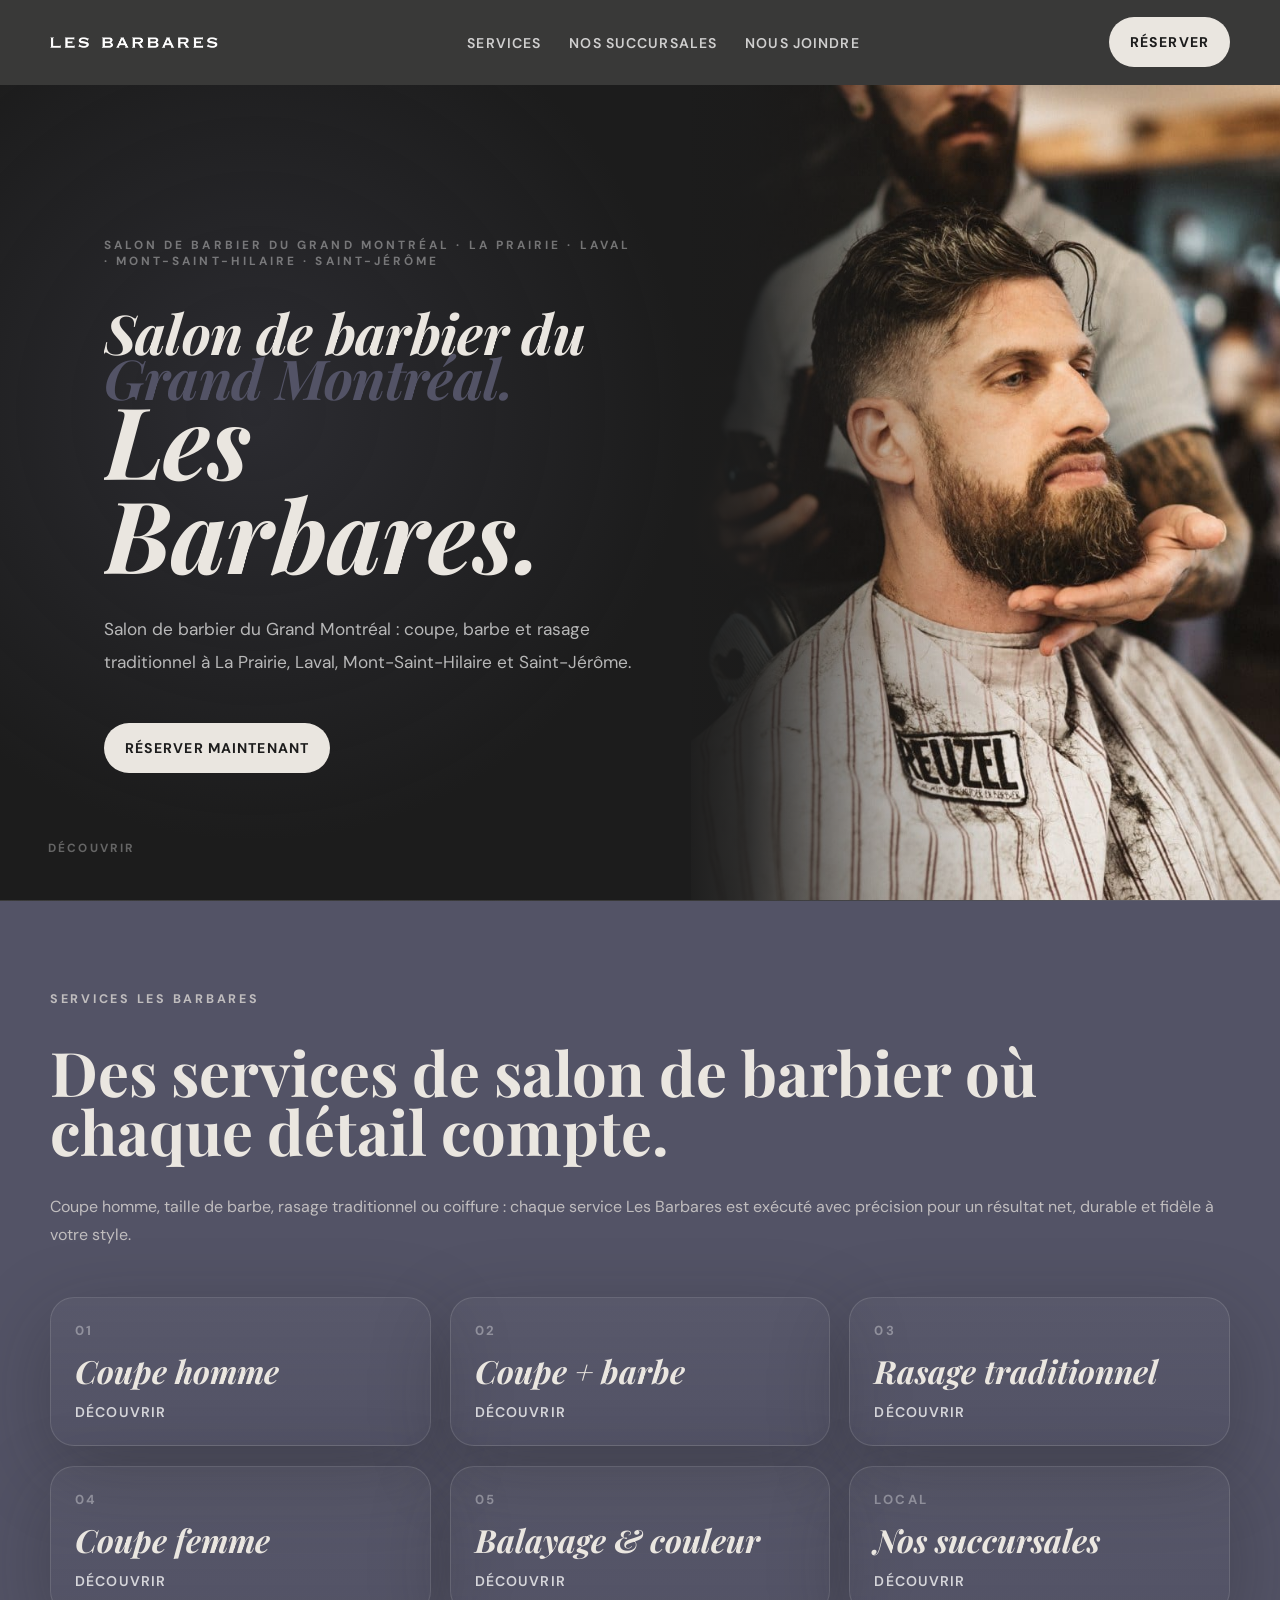
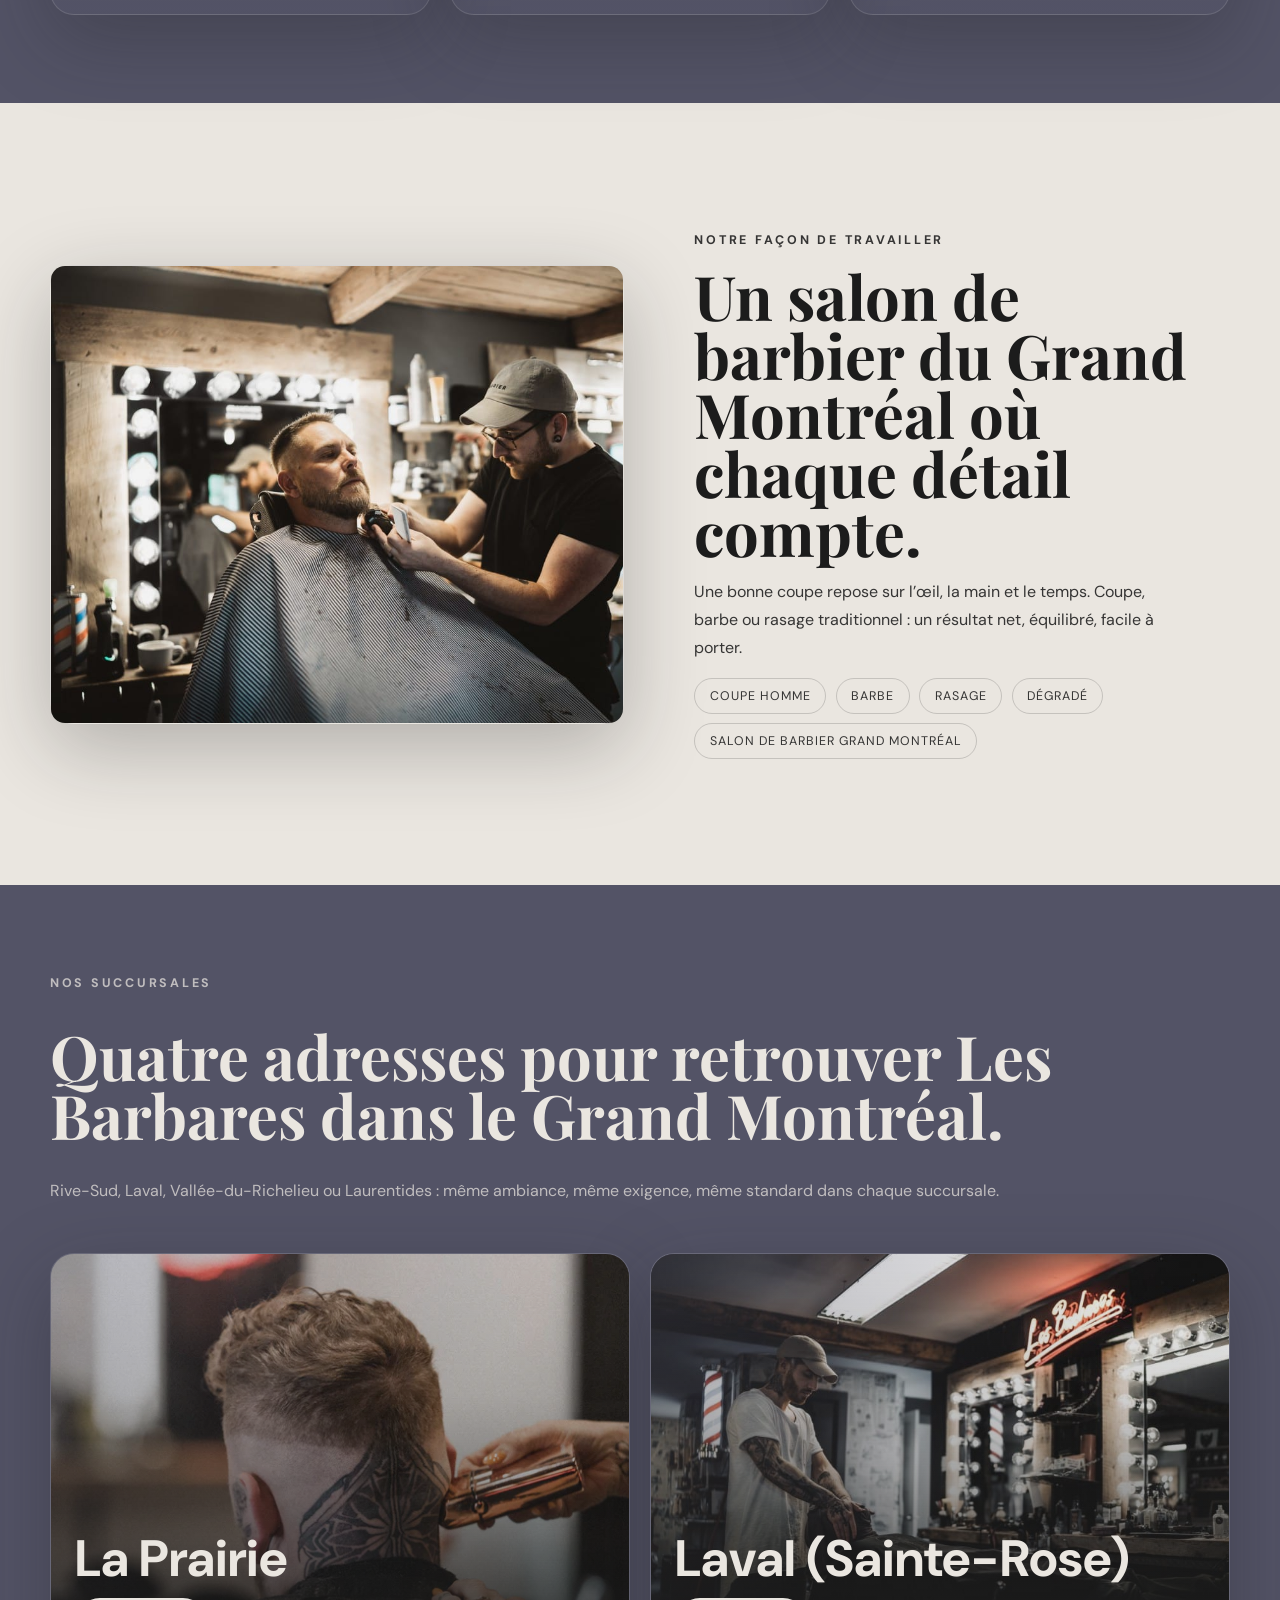
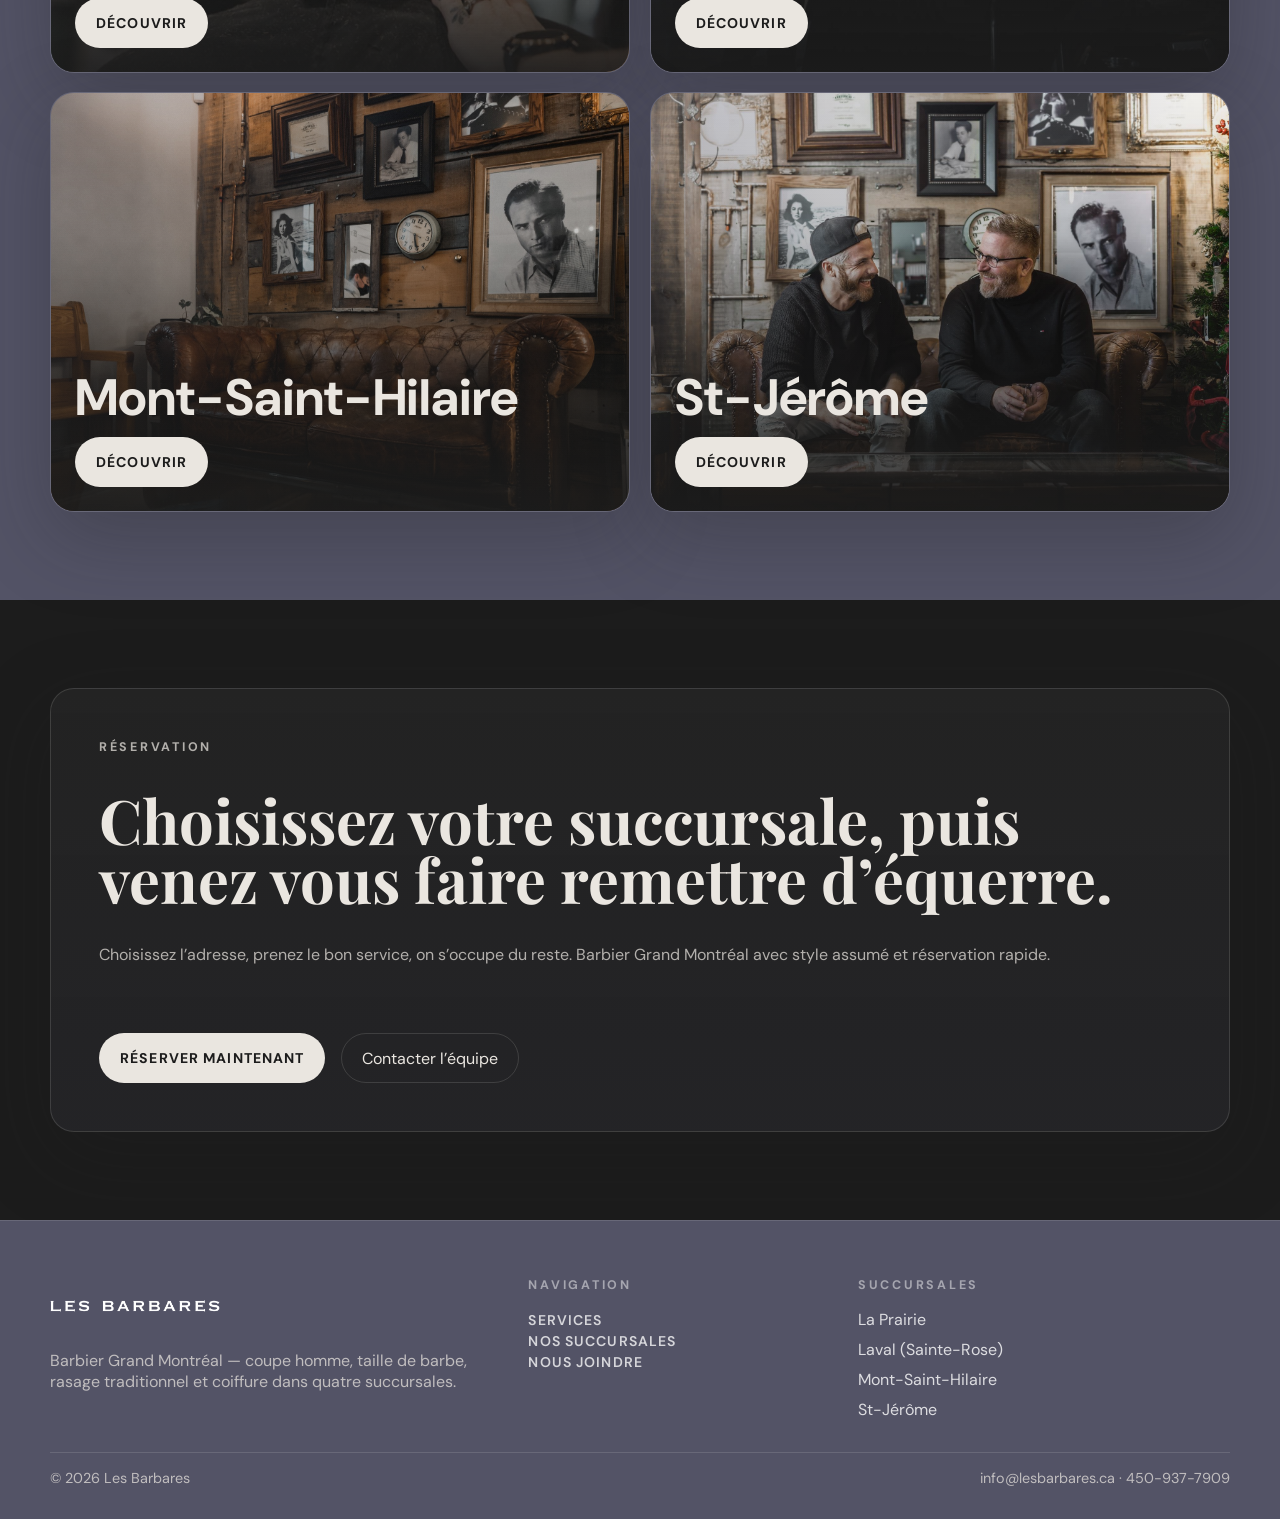
<file: index.html>
<!DOCTYPE html>
<html lang="fr-CA">
<head>
  <meta charset="UTF-8" />
  <meta name="viewport" content="width=device-width, initial-scale=1.0" />
  <title>Barbier Grand Montréal | Les Barbares</title>
  <meta name="description" content="Barbier Grand Montréal pour coupe homme, taille de barbe et rasage traditionnel. Réservez chez Les Barbares à La Prairie, Laval, Mont-Saint-Hilaire ou St-Jérôme." />
  <link rel="canonical" href="https://lesbarbares.ca/" />
  <meta property="og:type" content="website" />
  <meta property="og:title" content="Barbier Grand Montréal | Les Barbares" />
  <meta property="og:description" content="Le barbier du Grand Montréal pour une coupe nette, une barbe précise et un rendez-vous simple dans quatre succursales." />
  <meta property="og:url" content="https://lesbarbares.ca/" />
  <meta property="og:image" content="https://lesbarbares.ca/photos/lesbarbareslandingpage-1.jpg" />
  <meta name="twitter:card" content="summary_large_image" />
  <link rel="preconnect" href="https://fonts.googleapis.com" />
  <link rel="preconnect" href="https://fonts.gstatic.com" crossorigin />
  <link href="https://fonts.googleapis.com/css2?family=Playfair+Display:ital,wght@0,500;0,700;1,500;1,700&family=DM+Sans:wght@400;500;700&display=swap" rel="stylesheet" />
  <link rel="stylesheet" href="site.css" />
  <script type="application/ld+json">
  {
    "@context": "https://schema.org",
    "@type": "HairSalon",
    "name": "Les Barbares",
    "url": "https://lesbarbares.ca/",
    "image": "https://lesbarbares.ca/photos/lesbarbareslandingpage-1.jpg",
    "telephone": "+1-450-937-7909",
    "email": "info@lesbarbares.ca",
    "areaServed": ["La Prairie", "Laval", "Mont-Saint-Hilaire", "Saint-Jérôme", "Grand Montréal"],
    "sameAs": [
      "https://www.instagram.com/les_barbares/",
      "https://www.facebook.com/etes.vous.barbares/"
    ]
  }
  </script>
</head>
<body>
  <div class="page-shell">
    <nav class="site-nav">
      <div class="container site-nav-inner">
        <a class="brand" href="index.html" aria-label="Les Barbares">
          <img src="brand_assets/les-barbares-salon-de-coiffure.png" alt="Les Barbares" />
        </a>
        <ul class="nav-links">
          <li><a href="services.html">Services</a></li>
          <li><a href="succursales.html">Nos succursales</a></li>
          <li><a href="contact.html">Nous joindre</a></li>
        </ul>
        <button class="button" type="button" onclick="openBooking()">Réserver</button>
        <button class="mobile-toggle" type="button" onclick="toggleMenu()" aria-label="Ouvrir le menu">Menu</button>
      </div>
    </nav>

    <div class="mobile-menu" id="mobile-menu">
      <a href="index.html" onclick="toggleMenu()">Accueil</a>
      <a href="services.html" onclick="toggleMenu()">Services</a>
      <a href="succursales.html" onclick="toggleMenu()">Succursales</a>
      <a href="contact.html" onclick="toggleMenu()">Nous joindre</a>
      <button class="mobile-book" type="button" onclick="openBooking()">Réserver</button>
    </div>

    <main>
      <section class="hero">
        <div class="hero-left">
          <div class="hero-copy">
            <p class="hero-eyebrow">Salon de barbier du Grand Montréal · La Prairie · Laval · Mont-Saint-Hilaire · Saint-Jérôme</p>
            <h1 class="hero-headline" aria-label="Salon de barbier du Grand Montréal. Les Barbares.">
              <span class="line line-small"><span>Salon de barbier du</span></span>
              <span class="line line-small"><span>Grand Montréal.</span></span>
              <span class="line"><span>Les Barbares.</span></span>
            </h1>
            <p class="hero-tagline">Salon de barbier du Grand Montréal : coupe, barbe et rasage traditionnel à La Prairie, Laval, Mont-Saint-Hilaire et Saint-Jérôme.</p>
            <button class="button hero-cta" type="button" onclick="openBooking()">Réserver maintenant</button>
          </div>
        </div>
        <div class="hero-right">
            <img src="photos/lesbarbareslandingpage-1.jpg" alt="Barbier Les Barbares au Grand Montréal" loading="eager" />
        </div>
        <p class="hero-scroll-hint">Découvrir</p>
      </section>

      <section class="section">
        <div class="container">
          <div class="section-head">
            <p class="eyebrow">Services Les Barbares</p>
            <h2>Des services de salon de barbier où chaque détail compte.</h2>
            <p>Coupe homme, taille de barbe, rasage traditionnel ou coiffure : chaque service Les Barbares est exécuté avec précision pour un résultat net, durable et fidèle à votre style.</p>
          </div>
          <div class="card-grid">
            <article class="service-card">
              <span class="index">01</span>
              <h3>Coupe homme</h3>
              <a class="text-link" href="services/coupe-homme.html">Découvrir</a>
            </article>
            <article class="service-card">
              <span class="index">02</span>
              <h3>Coupe + barbe</h3>
              <a class="text-link" href="services/coupe-barbe.html">Découvrir</a>
            </article>
            <article class="service-card">
              <span class="index">03</span>
              <h3>Rasage traditionnel</h3>
              <a class="text-link" href="services/rasage-traditionnel.html">Découvrir</a>
            </article>
            <article class="service-card">
              <span class="index">04</span>
              <h3>Coupe femme</h3>
              <a class="text-link" href="services/coupe-femme.html">Découvrir</a>
            </article>
            <article class="service-card">
              <span class="index">05</span>
              <h3>Balayage & couleur</h3>
              <a class="text-link" href="services/balayage-couleur.html">Découvrir</a>
            </article>
            <article class="service-card">
              <span class="index">Local</span>
              <h3>Nos succursales</h3>
              <a class="text-link" href="succursales.html">Découvrir</a>
            </article>
          </div>
        </div>
      </section>

      <section class="section">
        <div class="container split-panel">
          <div class="image-frame">
            <img src="photos/lesbarbaresdragon-375.jpg" alt="Coupe homme et barbe chez Les Barbares" />
          </div>
          <div class="split-copy">
            <p class="eyebrow">Notre façon de travailler</p>
            <h2>Un salon de barbier du Grand Montréal où chaque détail compte.</h2>
            <p>Une bonne coupe repose sur l’œil, la main et le temps. Coupe, barbe ou rasage traditionnel : un résultat net, équilibré, facile à porter.</p>
            <div class="pill-row">
              <span class="pill">Coupe homme</span>
              <span class="pill">Barbe</span>
              <span class="pill">Rasage</span>
              <span class="pill">Dégradé</span>
              <span class="pill">Salon de barbier Grand Montréal</span>
            </div>
          </div>
        </div>
      </section>

      <section class="section">
        <div class="container">
          <div class="section-head">
            <p class="eyebrow">Nos succursales</p>
            <h2>Quatre adresses pour retrouver Les Barbares dans le Grand Montréal.</h2>
            <p>Rive-Sud, Laval, Vallée-du-Richelieu ou Laurentides : même ambiance, même exigence, même standard dans chaque succursale.</p>
          </div>
          <div class="home-locations-grid">
            <article class="home-location-card">
              <img src="photos/facebook2_grande.jpg" alt="Barbier Les Barbares La Prairie" />
              <div class="home-location-content">
                <h3>La Prairie</h3>
                <div class="home-location-actions">
                  <a class="booking-link" href="succursales.html">Découvrir</a>
                </div>
              </div>
            </article>
            <article class="home-location-card">
              <img src="photos/Barbaresmur-124.jpg" alt="Barbier Les Barbares Laval Sainte-Rose" />
              <div class="home-location-content">
                <h3>Laval (Sainte-Rose)</h3>
                <div class="home-location-actions">
                  <a class="booking-link" href="succursales.html">Découvrir</a>
                </div>
              </div>
            </article>
            <article class="home-location-card">
              <img src="photos/facebook.jpg" alt="Barbier Les Barbares Mont-Saint-Hilaire" />
              <div class="home-location-content">
                <h3>Mont-Saint-Hilaire</h3>
                <div class="home-location-actions">
                  <a class="booking-link" href="succursales.html">Découvrir</a>
                </div>
              </div>
            </article>
            <article class="home-location-card">
              <img src="photos/facebook9.jpg" alt="Barbier Les Barbares St-Jérôme" />
              <div class="home-location-content">
                <h3>St-Jérôme</h3>
                <div class="home-location-actions">
                  <a class="booking-link" href="succursales.html">Découvrir</a>
                </div>
              </div>
            </article>
          </div>
        </div>
      </section>

      <section class="section">
        <div class="container">
          <div class="cta-card">
            <p class="eyebrow">Réservation</p>
            <h2>Choisissez votre succursale, puis venez vous faire remettre d’équerre.</h2>
            <p>Choisissez l’adresse, prenez le bon service, on s’occupe du reste. Barbier Grand Montréal avec style assumé et réservation rapide.</p>
            <div class="page-actions">
              <button class="button" type="button" onclick="openBooking()">Réserver maintenant</button>
              <a class="ghost-button" href="contact.html">Contacter l’équipe</a>
            </div>
          </div>
        </div>
      </section>
    </main>

    <footer class="footer">
      <div class="container">
        <div class="footer-grid">
          <div class="footer-brand">
            <img src="brand_assets/les-barbares-salon-de-coiffure.png" alt="Les Barbares" />
            <p>Barbier Grand Montréal — coupe homme, taille de barbe, rasage traditionnel et coiffure dans quatre succursales.</p>
          </div>
          <div>
            <p class="eyebrow">Navigation</p>
            <ul class="footer-links">
              <li><a href="services.html">Services</a></li>
              <li><a href="succursales.html">Nos succursales</a></li>
              <li><a href="contact.html">Nous joindre</a></li>
            </ul>
          </div>
          <div>
            <p class="eyebrow">Succursales</p>
            <div class="footer-branches">
              <a href="succursales.html">La Prairie</a>
              <a href="succursales.html">Laval (Sainte-Rose)</a>
              <a href="succursales.html">Mont-Saint-Hilaire</a>
              <a href="succursales.html">St-Jérôme</a>
            </div>
          </div>
        </div>
        <div class="footer-bottom">
          <span>© 2026 Les Barbares</span>
          <span>info@lesbarbares.ca · 450-937-7909</span>
        </div>
      </div>
    </footer>
  </div>

  <div class="booking-overlay" id="booking-overlay" onclick="closeBooking()"></div>
  <aside class="booking-panel" id="booking-panel" aria-modal="true" role="dialog" aria-label="Réserver une visite">
    <div class="booking-header">
      <h2 class="booking-title">Réserver une visite</h2>
      <button class="booking-close" type="button" onclick="closeBooking()" aria-label="Fermer">✕</button>
    </div>
    <div class="booking-body">
      <p>Sélectionnez une succursale. Le clic ouvre directement le bon lien de réservation.</p>
      <div class="booking-locations">
        <button class="booking-location" type="button" onclick="selectLocation(this)" data-url="https://linktr.ee/Barbares">
          <span class="name">La Prairie</span>
          <span class="address">502 Rue Saint-Georges · La Prairie</span>
        </button>
        <button class="booking-location" type="button" onclick="selectLocation(this)" data-url="https://book.squareup.com/appointments/hnw8ubz1rvs21f/location/LJN0TJ5JBTWC9/services">
          <span class="name">Laval (Sainte-Rose)</span>
          <span class="address">135 Boul. Curé-Labelle · Laval</span>
        </button>
        <button class="booking-location" type="button" onclick="selectLocation(this)" data-url="https://book.squareup.com/appointments/hnw8ubz1rvs21f/location/LEB6K5XP36884/services">
          <span class="name">Mont-Saint-Hilaire</span>
          <span class="address">290-B Boul. Sir-Wilfrid-Laurier</span>
        </button>
        <button class="booking-location" type="button" onclick="selectLocation(this)" data-url="https://stjerome.lesbarbares.ca/index.php/Fr/Accueil/Accueil/">
          <span class="name">St-Jérôme</span>
          <span class="address">676 Boul. Labelle · Saint-Jérôme</span>
        </button>
      </div>
      <p class="booking-caption">Vous serez redirigé vers la plateforme de réservation de la succursale choisie.</p>
    </div>
  </aside>

  <script src="site.js"></script>
</body>
</html>
</file>
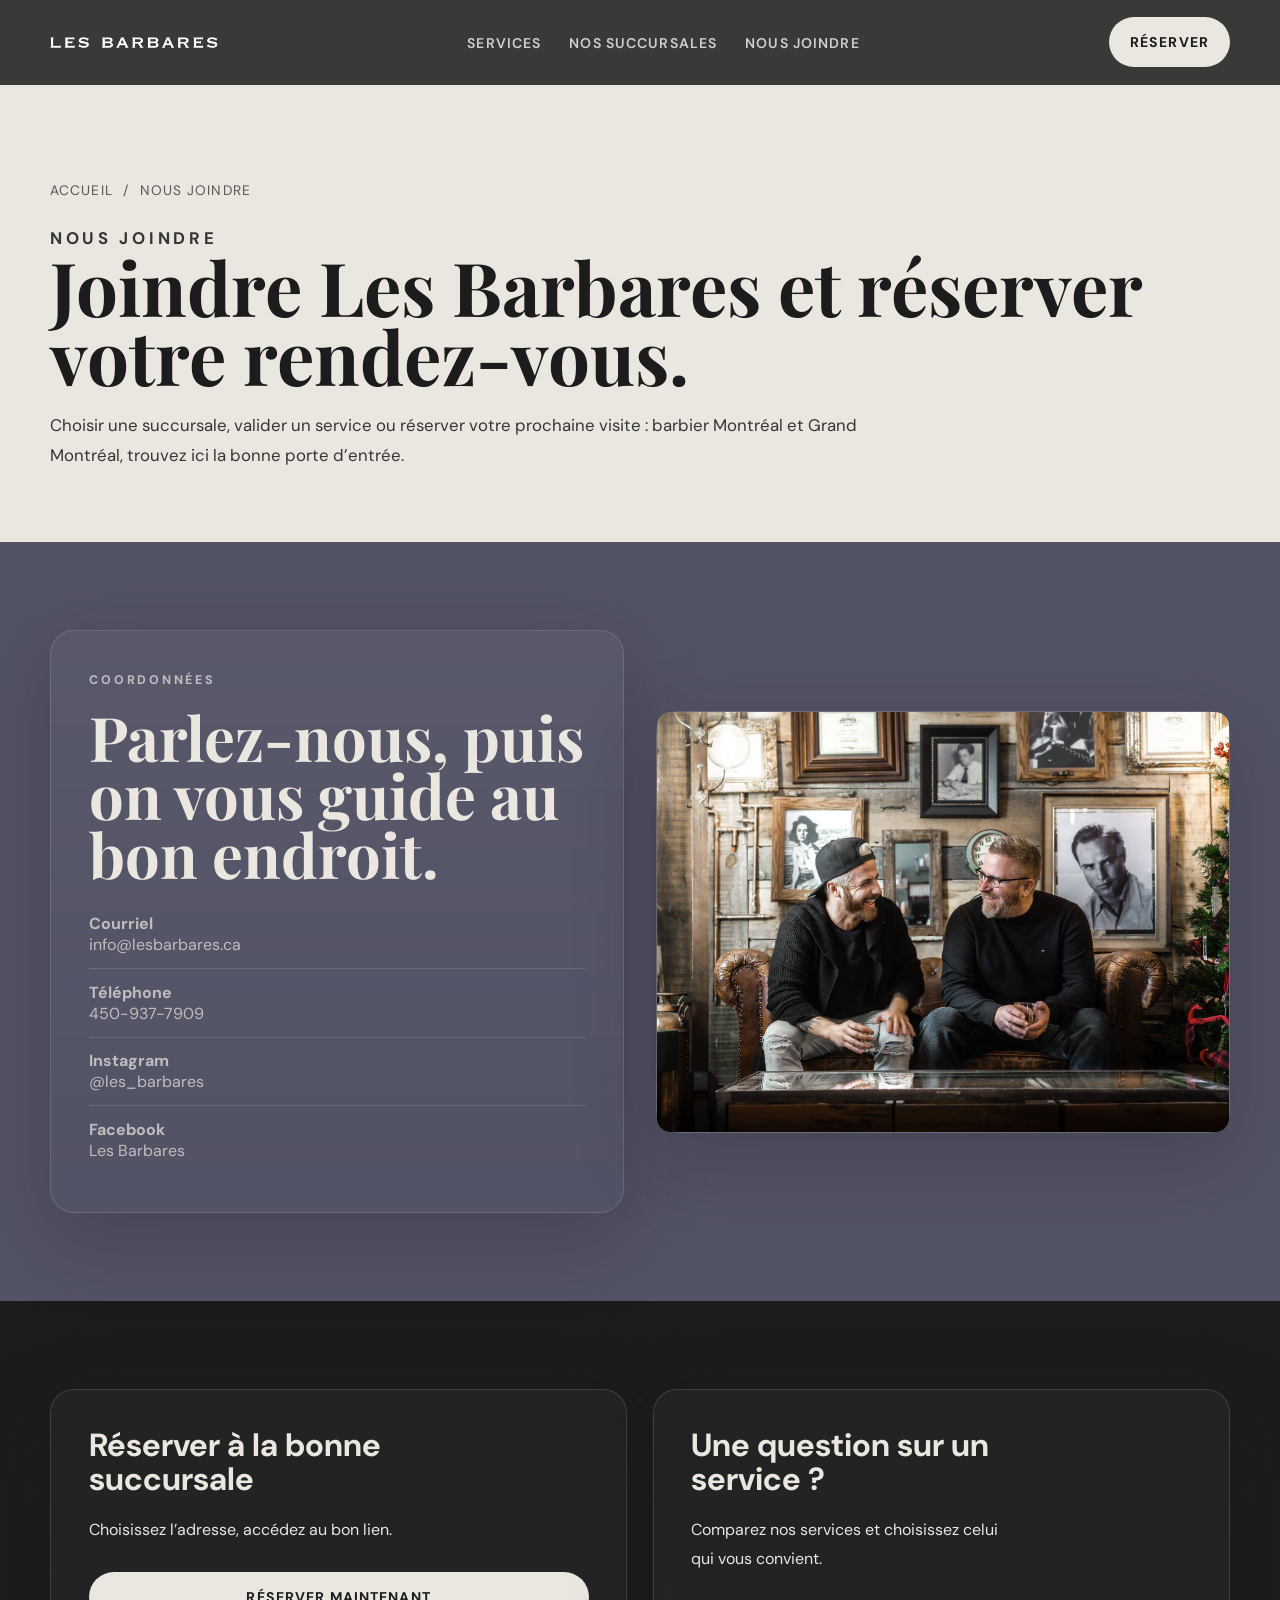
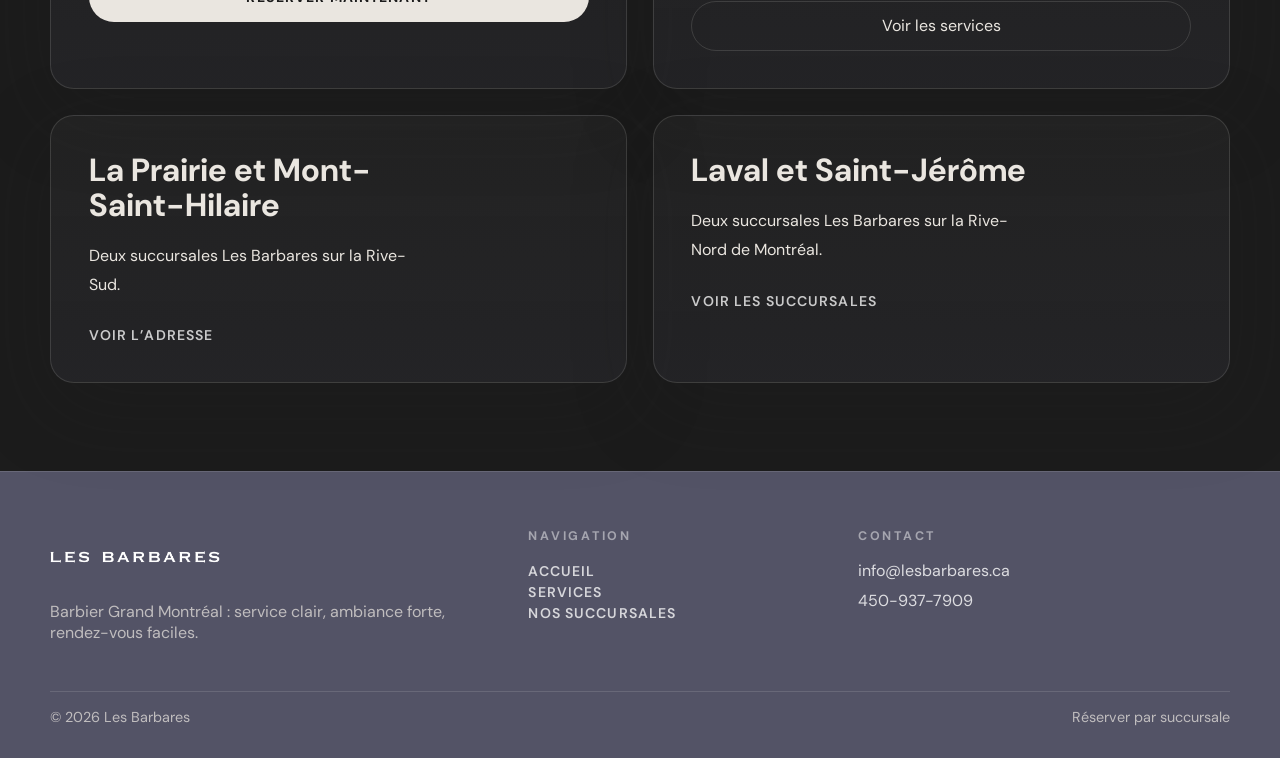
<file: contact.html>
<!DOCTYPE html>
<html lang="fr-CA">
<head>
  <meta charset="UTF-8" />
  <meta name="viewport" content="width=device-width, initial-scale=1.0" />
  <title>Contact barbier Montréal | Les Barbares</title>
  <meta name="description" content="Contactez Les Barbares pour réserver un barbier Montréal, choisir votre succursale ou poser une question sur nos services dans le Grand Montréal." />
  <link rel="canonical" href="https://lesbarbares.ca/contact.html" />
  <meta property="og:type" content="website" />
  <meta property="og:title" content="Contact barbier Montréal | Les Barbares" />
  <meta property="og:description" content="Coordonnées, réservation et succursales Les Barbares pour la clientèle du Grand Montréal." />
  <meta property="og:url" content="https://lesbarbares.ca/contact.html" />
  <meta property="og:image" content="https://lesbarbares.ca/photos/facebook9.jpg" />
  <link rel="preconnect" href="https://fonts.googleapis.com" />
  <link rel="preconnect" href="https://fonts.gstatic.com" crossorigin />
  <link href="https://fonts.googleapis.com/css2?family=Playfair+Display:ital,wght@0,500;0,700;1,500;1,700&family=DM+Sans:wght@400;500;700&display=swap" rel="stylesheet" />
  <link rel="stylesheet" href="site.css" />
</head>
<body>
  <div class="page-shell">
    <nav class="site-nav">
      <div class="container site-nav-inner">
        <a class="brand" href="index.html" aria-label="Les Barbares"><img src="brand_assets/les-barbares-salon-de-coiffure.png" alt="Les Barbares" /></a>
        <ul class="nav-links">
          <li><a href="services.html">Services</a></li>
          <li><a href="succursales.html">Nos succursales</a></li>
          <li><a href="contact.html">Nous joindre</a></li>
        </ul>
        <button class="button" type="button" onclick="openBooking()">Réserver</button>
        <button class="mobile-toggle" type="button" onclick="toggleMenu()" aria-label="Ouvrir le menu">Menu</button>
      </div>
    </nav>

    <div class="mobile-menu" id="mobile-menu">
      <a href="index.html" onclick="toggleMenu()">Accueil</a>
      <a href="services.html" onclick="toggleMenu()">Services</a>
      <a href="succursales.html" onclick="toggleMenu()">Succursales</a>
      <a href="contact.html" onclick="toggleMenu()">Nous joindre</a>
      <button class="mobile-book" type="button" onclick="openBooking()">Réserver</button>
    </div>

    <main>
      <section class="page-hero">
        <div class="container">
          <div class="breadcrumbs">
            <a href="index.html">Accueil</a>
            <span>/</span>
            <span>Nous joindre</span>
          </div>
          <p class="eyebrow">Nous joindre</p>
          <h1>Joindre Les Barbares et réserver votre rendez-vous.</h1>
          <p>Choisir une succursale, valider un service ou réserver votre prochaine visite : barbier Montréal et Grand Montréal, trouvez ici la bonne porte d’entrée.</p>
        </div>
      </section>

      <section class="section">
        <div class="container contact-layout">
          <div class="contact-stack detail-card">
            <p class="eyebrow">Coordonnées</p>
            <h2>Parlez-nous, puis on vous guide au bon endroit.</h2>
            <ul class="contact-points">
              <li><strong>Courriel</strong><br /><a href="mailto:info@lesbarbares.ca">info@lesbarbares.ca</a></li>
              <li><strong>Téléphone</strong><br /><a href="tel:4509377909">450-937-7909</a></li>
              <li><strong>Instagram</strong><br /><a href="https://www.instagram.com/les_barbares/" target="_blank" rel="noopener">@les_barbares</a></li>
              <li><strong>Facebook</strong><br /><a href="https://www.facebook.com/etes.vous.barbares/" target="_blank" rel="noopener">Les Barbares</a></li>
            </ul>
          </div>
          <div class="image-frame">
            <img src="photos/facebook9.jpg" alt="Accueil en salon chez Les Barbares" />
          </div>
        </div>
      </section>

      <section class="section">
        <div class="container contact-grid">
          <article class="contact-card">
            <h3>Réserver à la bonne succursale</h3>
            <p>Choisissez l’adresse, accédez au bon lien.</p>
            <button class="button" type="button" onclick="openBooking()">Réserver maintenant</button>
          </article>
          <article class="contact-card">
            <h3>Une question sur un service ?</h3>
            <p>Comparez nos services et choisissez celui qui vous convient.</p>
            <a class="ghost-button" href="services.html">Voir les services</a>
          </article>
          <article class="contact-card">
            <h3>La Prairie et Mont-Saint-Hilaire</h3>
            <p>Deux succursales Les Barbares sur la Rive-Sud.</p>
            <a class="text-link" href="succursales.html">Voir l’adresse</a>
          </article>
          <article class="contact-card">
            <h3>Laval et Saint-Jérôme</h3>
            <p>Deux succursales Les Barbares sur la Rive-Nord de Montréal.</p>
            <a class="text-link" href="succursales.html">Voir les succursales</a>
          </article>
        </div>
      </section>
    </main>

    <footer class="footer">
      <div class="container">
        <div class="footer-grid">
          <div class="footer-brand">
            <img src="brand_assets/les-barbares-salon-de-coiffure.png" alt="Les Barbares" />
            <p>Barbier Grand Montréal : service clair, ambiance forte, rendez-vous faciles.</p>
          </div>
          <div>
            <p class="eyebrow">Navigation</p>
            <ul class="footer-links">
              <li><a href="index.html">Accueil</a></li>
              <li><a href="services.html">Services</a></li>
              <li><a href="succursales.html">Nos succursales</a></li>
            </ul>
          </div>
          <div>
            <p class="eyebrow">Contact</p>
            <div class="footer-branches">
              <a href="mailto:info@lesbarbares.ca">info@lesbarbares.ca</a>
              <a href="tel:4509377909">450-937-7909</a>
            </div>
          </div>
        </div>
        <div class="footer-bottom">
          <span>© 2026 Les Barbares</span>
          <span>Réserver par succursale</span>
        </div>
      </div>
    </footer>
  </div>

  <div class="booking-overlay" id="booking-overlay" onclick="closeBooking()"></div>
  <aside class="booking-panel" id="booking-panel" aria-modal="true" role="dialog" aria-label="Réserver une visite">
    <div class="booking-header">
      <h2 class="booking-title">Réserver une visite</h2>
      <button class="booking-close" type="button" onclick="closeBooking()" aria-label="Fermer">✕</button>
    </div>
    <div class="booking-body">
      <p>Sélectionnez une succursale. Le clic ouvre directement le bon lien de réservation.</p>
      <div class="booking-locations">
        <button class="booking-location" type="button" onclick="selectLocation(this)" data-url="https://linktr.ee/Barbares"><span class="name">La Prairie</span><span class="address">502 Rue Saint-Georges · La Prairie</span></button>
        <button class="booking-location" type="button" onclick="selectLocation(this)" data-url="https://book.squareup.com/appointments/hnw8ubz1rvs21f/location/LJN0TJ5JBTWC9/services"><span class="name">Laval (Sainte-Rose)</span><span class="address">135 Boul. Curé-Labelle · Laval</span></button>
        <button class="booking-location" type="button" onclick="selectLocation(this)" data-url="https://book.squareup.com/appointments/hnw8ubz1rvs21f/location/LEB6K5XP36884/services"><span class="name">Mont-Saint-Hilaire</span><span class="address">290-B Boul. Sir-Wilfrid-Laurier</span></button>
        <button class="booking-location" type="button" onclick="selectLocation(this)" data-url="https://stjerome.lesbarbares.ca/index.php/Fr/Accueil/Accueil/"><span class="name">St-Jérôme</span><span class="address">676 Boul. Labelle · Saint-Jérôme</span></button>
      </div>
    </div>
  </aside>

  <script src="site.js"></script>
</body>
</html>
</file>
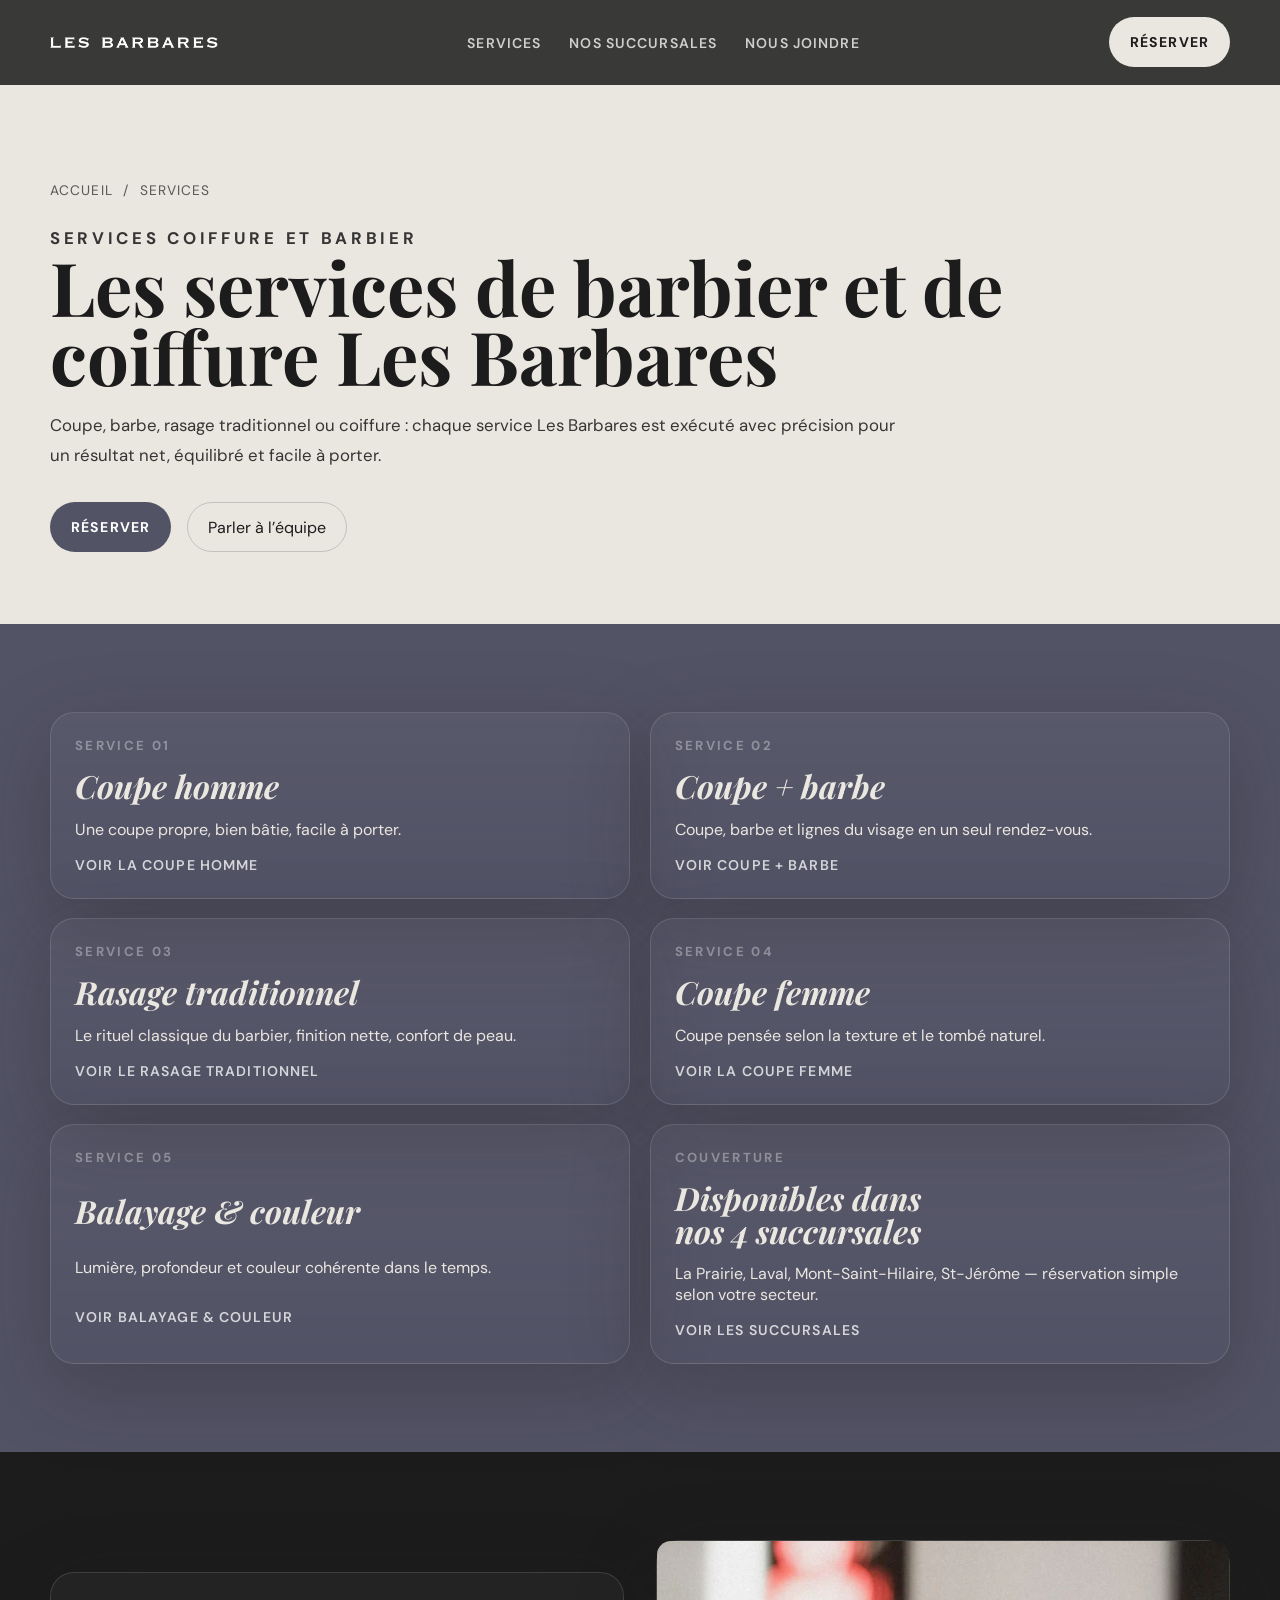
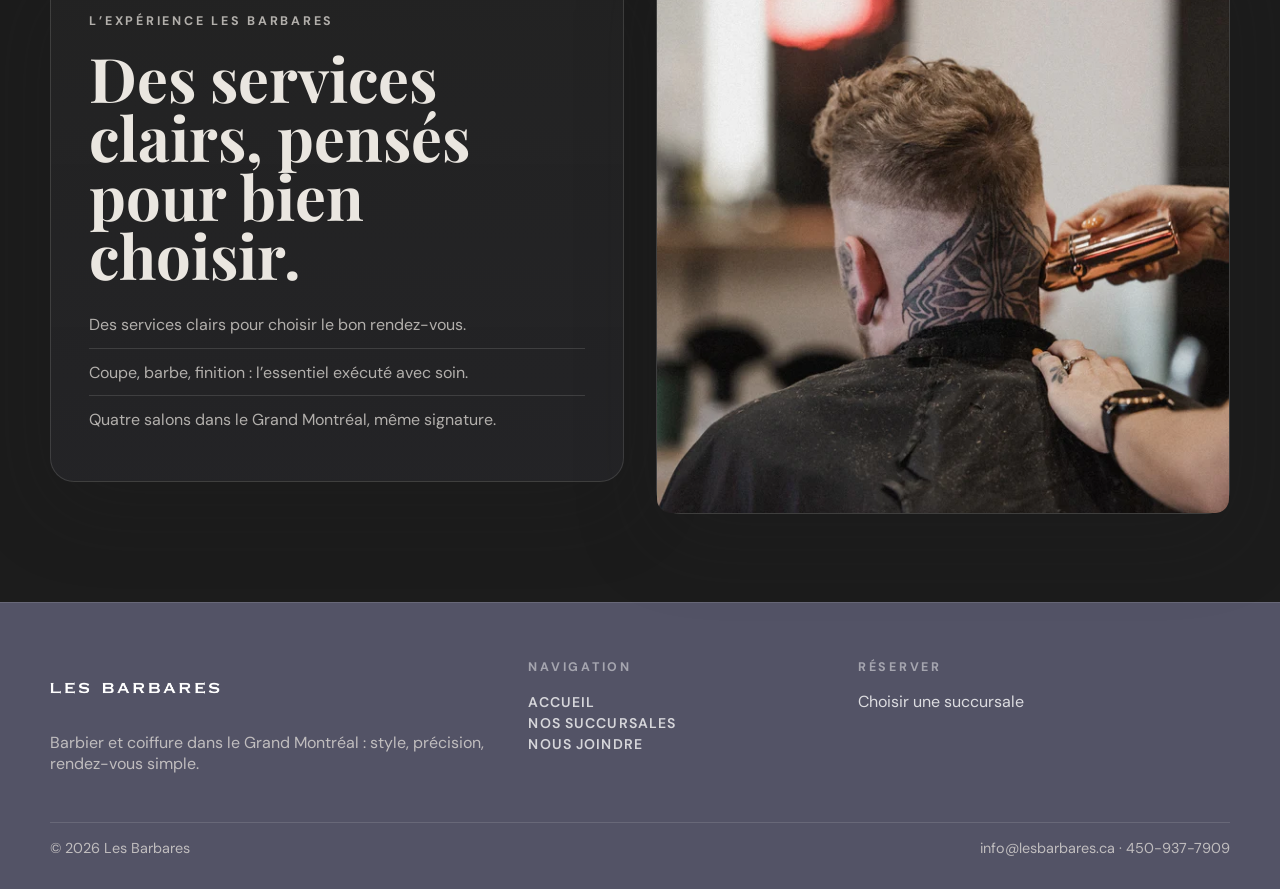
<file: services.html>
<!DOCTYPE html>
<html lang="fr-CA">
<head>
  <meta charset="UTF-8" />
  <meta name="viewport" content="width=device-width, initial-scale=1.0" />
  <title>Services barbier Montréal | Les Barbares</title>
  <meta name="description" content="Découvrez les services Les Barbares: coupe homme Montréal, taille de barbe, rasage traditionnel et coiffure dans le Grand Montréal." />
  <link rel="canonical" href="https://lesbarbares.ca/services.html" />
  <meta property="og:type" content="website" />
  <meta property="og:title" content="Services barbier Montréal | Les Barbares" />
  <meta property="og:description" content="Coupe homme, barbe, rasage traditionnel et coiffure: découvrez les services Les Barbares dans le Grand Montréal." />
  <meta property="og:url" content="https://lesbarbares.ca/services.html" />
  <meta property="og:image" content="https://lesbarbares.ca/photos/facebook2_grande.jpg" />
  <link rel="preconnect" href="https://fonts.googleapis.com" />
  <link rel="preconnect" href="https://fonts.gstatic.com" crossorigin />
  <link href="https://fonts.googleapis.com/css2?family=Playfair+Display:ital,wght@0,500;0,700;1,500;1,700&family=DM+Sans:wght@400;500;700&display=swap" rel="stylesheet" />
  <link rel="stylesheet" href="site.css" />
  <script type="application/ld+json">
  {
    "@context": "https://schema.org",
    "@type": "WebPage",
    "name": "Services Les Barbares",
    "url": "https://lesbarbares.ca/services.html",
    "description": "Coupe homme, coupe barbe, rasage traditionnel, coupe femme, balayage et couleur au Grand Montréal.",
    "isPartOf": {
      "@type": "WebSite",
      "name": "Les Barbares",
      "url": "https://lesbarbares.ca/"
    }
  }
  </script>
</head>
<body>
  <div class="page-shell">
    <nav class="site-nav">
      <div class="container site-nav-inner">
        <a class="brand" href="index.html" aria-label="Les Barbares">
          <img src="brand_assets/les-barbares-salon-de-coiffure.png" alt="Les Barbares" />
        </a>
        <ul class="nav-links">
          <li><a href="services.html">Services</a></li>
          <li><a href="succursales.html">Nos succursales</a></li>
          <li><a href="contact.html">Nous joindre</a></li>
        </ul>
        <button class="button" type="button" onclick="openBooking()">Réserver</button>
        <button class="mobile-toggle" type="button" onclick="toggleMenu()" aria-label="Ouvrir le menu">Menu</button>
      </div>
    </nav>

    <div class="mobile-menu" id="mobile-menu">
      <a href="index.html" onclick="toggleMenu()">Accueil</a>
      <a href="services.html" onclick="toggleMenu()">Services</a>
      <a href="succursales.html" onclick="toggleMenu()">Succursales</a>
      <a href="contact.html" onclick="toggleMenu()">Nous joindre</a>
      <button class="mobile-book" type="button" onclick="openBooking()">Réserver</button>
    </div>

    <main>
      <section class="page-hero">
        <div class="container">
          <div class="breadcrumbs">
            <a href="index.html">Accueil</a>
            <span>/</span>
            <span>Services</span>
          </div>
          <p class="eyebrow">Services coiffure et barbier</p>
          <h1>Les services de barbier et de coiffure Les Barbares</h1>
          <p>Coupe, barbe, rasage traditionnel ou coiffure : chaque service Les Barbares est exécuté avec précision pour un résultat net, équilibré et facile à porter.</p>
          <div class="page-actions">
            <button class="button" type="button" onclick="openBooking()">Réserver</button>
            <a class="ghost-button" href="contact.html">Parler à l’équipe</a>
          </div>
        </div>
      </section>

      <section class="section">
        <div class="container service-menu">
          <article class="service-card">
            <span class="index">Service 01</span>
            <h3>Coupe homme</h3>
            <p>Une coupe propre, bien bâtie, facile à porter.</p>
            <a class="text-link" href="services/coupe-homme.html">Voir la coupe homme</a>
          </article>
          <article class="service-card">
            <span class="index">Service 02</span>
            <h3>Coupe + barbe</h3>
            <p>Coupe, barbe et lignes du visage en un seul rendez-vous.</p>
            <a class="text-link" href="services/coupe-barbe.html">Voir coupe + barbe</a>
          </article>
          <article class="service-card">
            <span class="index">Service 03</span>
            <h3>Rasage traditionnel</h3>
            <p>Le rituel classique du barbier, finition nette, confort de peau.</p>
            <a class="text-link" href="services/rasage-traditionnel.html">Voir le rasage traditionnel</a>
          </article>
          <article class="service-card">
            <span class="index">Service 04</span>
            <h3>Coupe femme</h3>
            <p>Coupe pensée selon la texture et le tombé naturel.</p>
            <a class="text-link" href="services/coupe-femme.html">Voir la coupe femme</a>
          </article>
          <article class="service-card">
            <span class="index">Service 05</span>
            <h3>Balayage & couleur</h3>
            <p>Lumière, profondeur et couleur cohérente dans le temps.</p>
            <a class="text-link" href="services/balayage-couleur.html">Voir balayage & couleur</a>
          </article>
          <article class="service-card">
            <span class="index">Couverture</span>
            <h3>Disponibles dans nos 4 succursales</h3>
            <p>La Prairie, Laval, Mont-Saint-Hilaire, St-Jérôme — réservation simple selon votre secteur.</p>
            <a class="text-link" href="succursales.html">Voir les succursales</a>
          </article>
        </div>
      </section>

      <section class="section">
        <div class="container service-layout">
          <div class="detail-card">
            <p class="eyebrow">L’expérience Les Barbares</p>
            <h2>Des services clairs, pensés pour bien choisir.</h2>
            <ul class="bullet-list">
              <li>Des services clairs pour choisir le bon rendez-vous.</li>
              <li>Coupe, barbe, finition : l’essentiel exécuté avec soin.</li>
              <li>Quatre salons dans le Grand Montréal, même signature.</li>
            </ul>
          </div>
          <div class="image-frame">
            <img src="photos/facebook2_grande.jpg" alt="Services barbier et coiffure Les Barbares" />
          </div>
        </div>
      </section>
    </main>

    <footer class="footer">
      <div class="container">
        <div class="footer-grid">
          <div class="footer-brand">
            <img src="brand_assets/les-barbares-salon-de-coiffure.png" alt="Les Barbares" />
            <p>Barbier et coiffure dans le Grand Montréal : style, précision, rendez-vous simple.</p>
          </div>
          <div>
            <p class="eyebrow">Navigation</p>
            <ul class="footer-links">
              <li><a href="index.html">Accueil</a></li>
              <li><a href="succursales.html">Nos succursales</a></li>
              <li><a href="contact.html">Nous joindre</a></li>
            </ul>
          </div>
          <div>
            <p class="eyebrow">Réserver</p>
            <div class="footer-branches">
              <a href="#" onclick="openBooking(); return false;">Choisir une succursale</a>
            </div>
          </div>
        </div>
        <div class="footer-bottom">
          <span>© 2026 Les Barbares</span>
          <span>info@lesbarbares.ca · 450-937-7909</span>
        </div>
      </div>
    </footer>
  </div>

  <div class="booking-overlay" id="booking-overlay" onclick="closeBooking()"></div>
  <aside class="booking-panel" id="booking-panel" aria-modal="true" role="dialog" aria-label="Réserver une visite">
    <div class="booking-header">
      <h2 class="booking-title">Réserver une visite</h2>
      <button class="booking-close" type="button" onclick="closeBooking()" aria-label="Fermer">✕</button>
    </div>
    <div class="booking-body">
      <p>Sélectionnez une succursale. Le clic ouvre directement le bon lien de réservation.</p>
      <div class="booking-locations">
        <button class="booking-location" type="button" onclick="selectLocation(this)" data-url="https://linktr.ee/Barbares"><span class="name">La Prairie</span><span class="address">502 Rue Saint-Georges · La Prairie</span></button>
        <button class="booking-location" type="button" onclick="selectLocation(this)" data-url="https://book.squareup.com/appointments/hnw8ubz1rvs21f/location/LJN0TJ5JBTWC9/services"><span class="name">Laval (Sainte-Rose)</span><span class="address">135 Boul. Curé-Labelle · Laval</span></button>
        <button class="booking-location" type="button" onclick="selectLocation(this)" data-url="https://book.squareup.com/appointments/hnw8ubz1rvs21f/location/LEB6K5XP36884/services"><span class="name">Mont-Saint-Hilaire</span><span class="address">290-B Boul. Sir-Wilfrid-Laurier</span></button>
        <button class="booking-location" type="button" onclick="selectLocation(this)" data-url="https://stjerome.lesbarbares.ca/index.php/Fr/Accueil/Accueil/"><span class="name">St-Jérôme</span><span class="address">676 Boul. Labelle · Saint-Jérôme</span></button>
      </div>
    </div>
  </aside>

  <script src="site.js"></script>
</body>
</html>
</file>
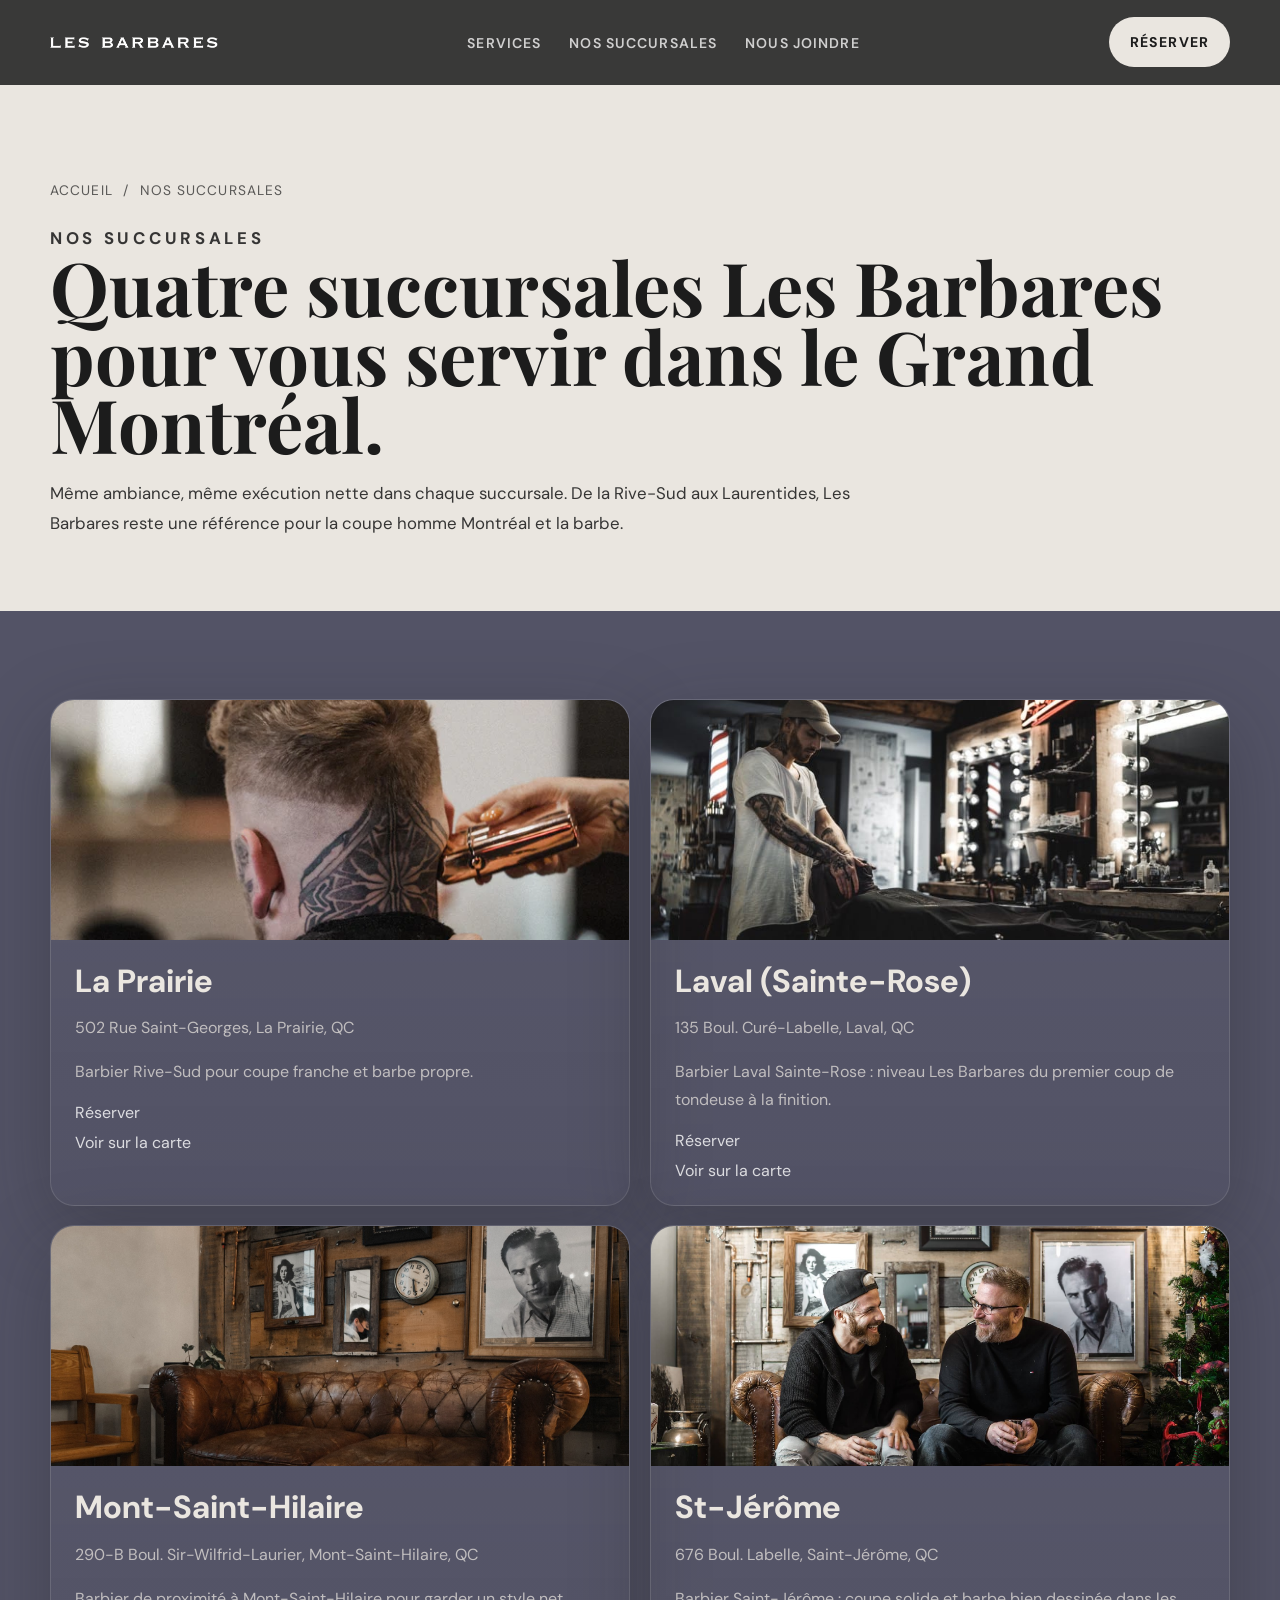
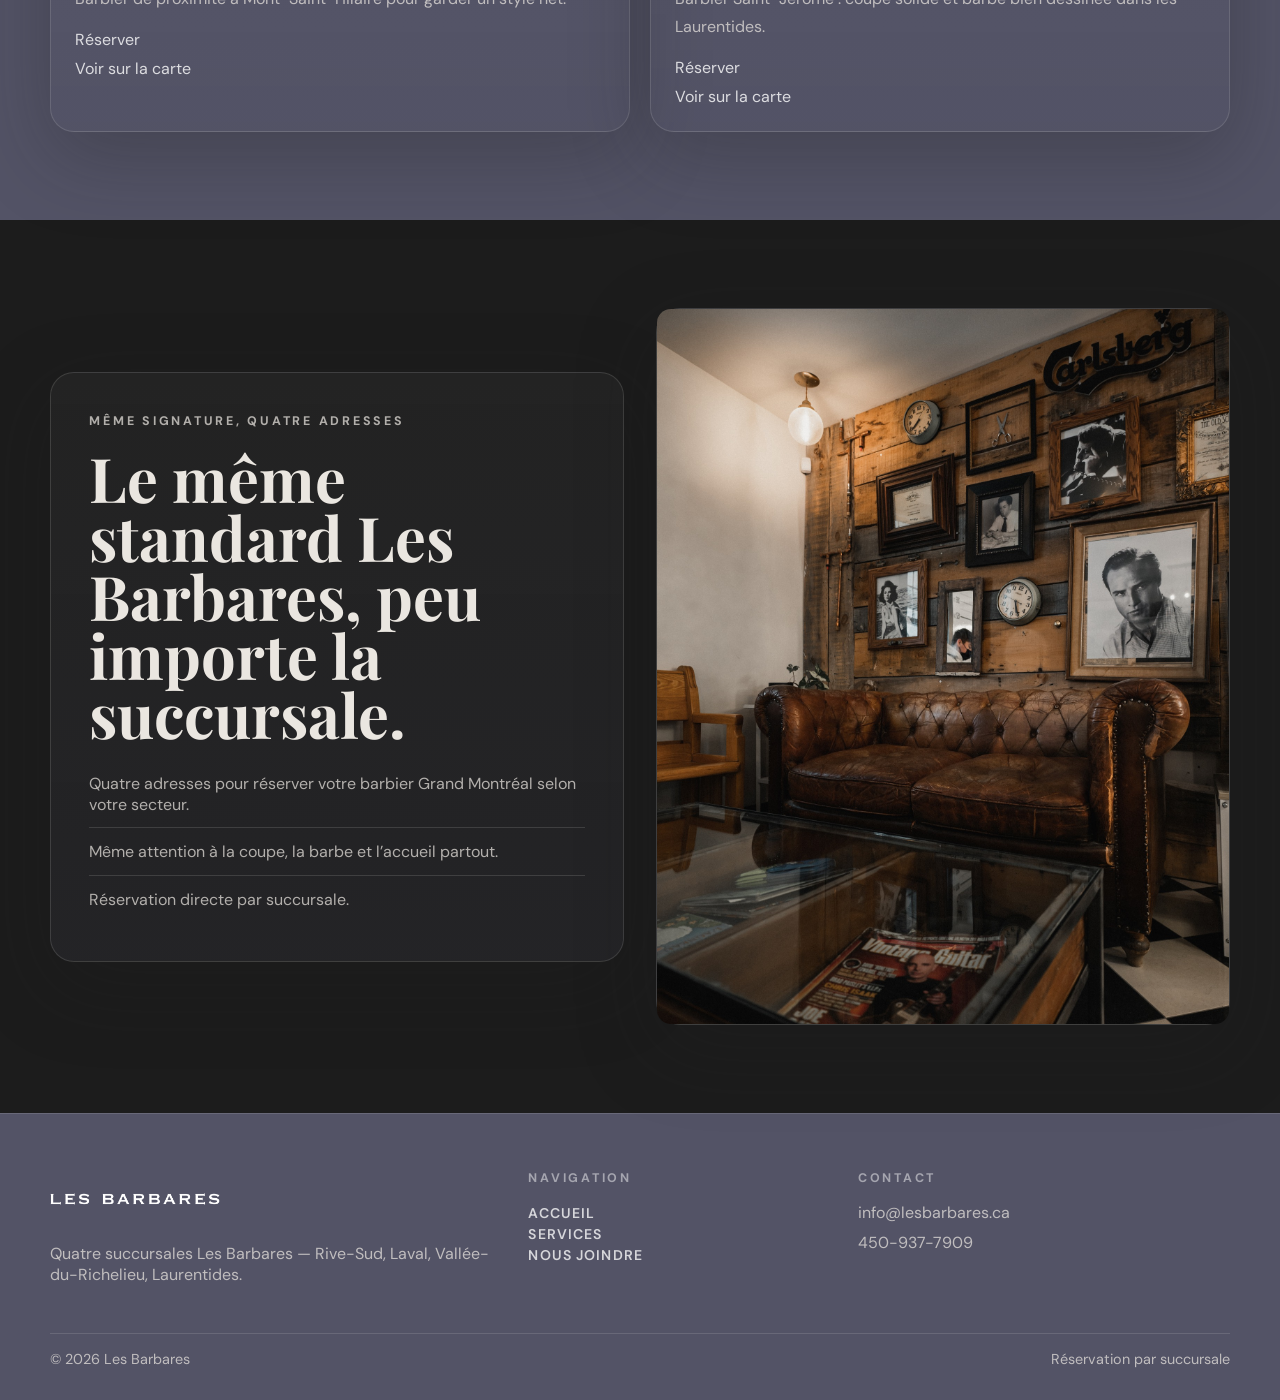
<file: succursales.html>
<!DOCTYPE html>
<html lang="fr-CA">
<head>
  <meta charset="UTF-8" />
  <meta name="viewport" content="width=device-width, initial-scale=1.0" />
  <title>Succursales barbier Grand Montréal | Les Barbares</title>
  <meta name="description" content="Trouvez votre succursale Les Barbares à La Prairie, Laval, Mont-Saint-Hilaire ou St-Jérôme. Barbier Grand Montréal avec réservation simple." />
  <link rel="canonical" href="https://lesbarbares.ca/succursales.html" />
  <meta property="og:type" content="website" />
  <meta property="og:title" content="Succursales barbier Grand Montréal | Les Barbares" />
  <meta property="og:description" content="Quatre succursales Les Barbares pour réserver votre barbier dans le Grand Montréal, sur la Rive-Sud et dans les Laurentides." />
  <meta property="og:url" content="https://lesbarbares.ca/succursales.html" />
  <meta property="og:image" content="https://lesbarbares.ca/photos/facebook.jpg" />
  <link rel="preconnect" href="https://fonts.googleapis.com" />
  <link rel="preconnect" href="https://fonts.gstatic.com" crossorigin />
  <link href="https://fonts.googleapis.com/css2?family=Playfair+Display:ital,wght@0,500;0,700;1,500;1,700&family=DM+Sans:wght@400;500;700&display=swap" rel="stylesheet" />
  <link rel="stylesheet" href="site.css" />
</head>
<body>
  <div class="page-shell">
    <nav class="site-nav">
      <div class="container site-nav-inner">
        <a class="brand" href="index.html" aria-label="Les Barbares"><img src="brand_assets/les-barbares-salon-de-coiffure.png" alt="Les Barbares" /></a>
        <ul class="nav-links">
          <li><a href="services.html">Services</a></li>
          <li><a href="succursales.html">Nos succursales</a></li>
          <li><a href="contact.html">Nous joindre</a></li>
        </ul>
        <button class="button" type="button" onclick="openBooking()">Réserver</button>
        <button class="mobile-toggle" type="button" onclick="toggleMenu()" aria-label="Ouvrir le menu">Menu</button>
      </div>
    </nav>

    <div class="mobile-menu" id="mobile-menu">
      <a href="index.html" onclick="toggleMenu()">Accueil</a>
      <a href="services.html" onclick="toggleMenu()">Services</a>
      <a href="succursales.html" onclick="toggleMenu()">Succursales</a>
      <a href="contact.html" onclick="toggleMenu()">Nous joindre</a>
      <button class="mobile-book" type="button" onclick="openBooking()">Réserver</button>
    </div>

    <main>
      <section class="page-hero">
        <div class="container">
          <div class="breadcrumbs">
            <a href="index.html">Accueil</a>
            <span>/</span>
            <span>Nos succursales</span>
          </div>
          <p class="eyebrow">Nos succursales</p>
          <h1>Quatre succursales Les Barbares pour vous servir dans le Grand Montréal.</h1>
          <p>Même ambiance, même exécution nette dans chaque succursale. De la Rive-Sud aux Laurentides, Les Barbares reste une référence pour la coupe homme Montréal et la barbe.</p>
        </div>
      </section>

      <section class="section">
        <div class="container locations-grid">
          <article class="location-card">
            <img src="photos/facebook2_grande.jpg" alt="Barbier Les Barbares La Prairie" />
            <div class="location-card-body">
              <h3>La Prairie</h3>
              <p>502 Rue Saint-Georges, La Prairie, QC</p>
              <p>Barbier Rive-Sud pour coupe franche et barbe propre.</p>
              <div class="branch-links">
                <a href="#" onclick="openBooking(); return false;">Réserver</a>
                <a href="https://www.google.com/maps/search/?api=1&query=502+Rue+Saint-Georges+La+Prairie+QC" target="_blank" rel="noopener">Voir sur la carte</a>
              </div>
            </div>
          </article>
          <article class="location-card">
            <img src="photos/Barbaresmur-124.jpg" alt="Barbier Les Barbares Laval Sainte-Rose" />
            <div class="location-card-body">
              <h3>Laval (Sainte-Rose)</h3>
              <p>135 Boul. Curé-Labelle, Laval, QC</p>
              <p>Barbier Laval Sainte-Rose : niveau Les Barbares du premier coup de tondeuse à la finition.</p>
              <div class="branch-links">
                <a href="#" onclick="openBooking(); return false;">Réserver</a>
                <a href="https://www.google.com/maps/search/?api=1&query=135+Boul+Cur%C3%A9-Labelle+Laval+QC" target="_blank" rel="noopener">Voir sur la carte</a>
              </div>
            </div>
          </article>
          <article class="location-card">
            <img src="photos/facebook.jpg" alt="Barbier Les Barbares Mont-Saint-Hilaire" />
            <div class="location-card-body">
              <h3>Mont-Saint-Hilaire</h3>
              <p>290-B Boul. Sir-Wilfrid-Laurier, Mont-Saint-Hilaire, QC</p>
              <p>Barbier de proximité à Mont-Saint-Hilaire pour garder un style net.</p>
              <div class="branch-links">
                <a href="#" onclick="openBooking(); return false;">Réserver</a>
                <a href="https://www.google.com/maps/search/?api=1&query=290-B+Boul+Sir-Wilfrid-Laurier+Mont-Saint-Hilaire+QC" target="_blank" rel="noopener">Voir sur la carte</a>
              </div>
            </div>
          </article>
          <article class="location-card">
            <img src="photos/facebook9.jpg" alt="Barbier Les Barbares St-Jérôme" />
            <div class="location-card-body">
              <h3>St-Jérôme</h3>
              <p>676 Boul. Labelle, Saint-Jérôme, QC</p>
              <p>Barbier Saint-Jérôme : coupe solide et barbe bien dessinée dans les Laurentides.</p>
              <div class="branch-links">
                <a href="#" onclick="openBooking(); return false;">Réserver</a>
                <a href="https://www.google.com/maps/search/?api=1&query=676+Boul+Labelle+Saint-J%C3%A9r%C3%B4me+QC" target="_blank" rel="noopener">Voir sur la carte</a>
              </div>
            </div>
          </article>
        </div>
      </section>

      <section class="section">
        <div class="container split-panel">
          <div class="detail-card">
            <p class="eyebrow">Même signature, quatre adresses</p>
            <h2>Le même standard Les Barbares, peu importe la succursale.</h2>
            <ul class="bullet-list">
              <li>Quatre adresses pour réserver votre barbier Grand Montréal selon votre secteur.</li>
              <li>Même attention à la coupe, la barbe et l’accueil partout.</li>
              <li>Réservation directe par succursale.</li>
            </ul>
          </div>
          <div class="image-frame">
            <img src="photos/facebook.jpg" alt="Intérieur d'une succursale Les Barbares" />
          </div>
        </div>
      </section>
    </main>

    <footer class="footer">
      <div class="container">
        <div class="footer-grid">
          <div class="footer-brand">
            <img src="brand_assets/les-barbares-salon-de-coiffure.png" alt="Les Barbares" />
            <p>Quatre succursales Les Barbares — Rive-Sud, Laval, Vallée-du-Richelieu, Laurentides.</p>
          </div>
          <div>
            <p class="eyebrow">Navigation</p>
            <ul class="footer-links">
              <li><a href="index.html">Accueil</a></li>
              <li><a href="services.html">Services</a></li>
              <li><a href="contact.html">Nous joindre</a></li>
            </ul>
          </div>
          <div>
            <p class="eyebrow">Contact</p>
            <div class="footer-branches">
              <span>info@lesbarbares.ca</span>
              <span>450-937-7909</span>
            </div>
          </div>
        </div>
        <div class="footer-bottom">
          <span>© 2026 Les Barbares</span>
          <span>Réservation par succursale</span>
        </div>
      </div>
    </footer>
  </div>

  <div class="booking-overlay" id="booking-overlay" onclick="closeBooking()"></div>
  <aside class="booking-panel" id="booking-panel" aria-modal="true" role="dialog" aria-label="Réserver une visite">
    <div class="booking-header">
      <h2 class="booking-title">Réserver une visite</h2>
      <button class="booking-close" type="button" onclick="closeBooking()" aria-label="Fermer">✕</button>
    </div>
    <div class="booking-body">
      <p>Sélectionnez une succursale. Le clic ouvre directement le bon lien de réservation.</p>
      <div class="booking-locations">
        <button class="booking-location" type="button" onclick="selectLocation(this)" data-url="https://linktr.ee/Barbares"><span class="name">La Prairie</span><span class="address">502 Rue Saint-Georges · La Prairie</span></button>
        <button class="booking-location" type="button" onclick="selectLocation(this)" data-url="https://book.squareup.com/appointments/hnw8ubz1rvs21f/location/LJN0TJ5JBTWC9/services"><span class="name">Laval (Sainte-Rose)</span><span class="address">135 Boul. Curé-Labelle · Laval</span></button>
        <button class="booking-location" type="button" onclick="selectLocation(this)" data-url="https://book.squareup.com/appointments/hnw8ubz1rvs21f/location/LEB6K5XP36884/services"><span class="name">Mont-Saint-Hilaire</span><span class="address">290-B Boul. Sir-Wilfrid-Laurier</span></button>
        <button class="booking-location" type="button" onclick="selectLocation(this)" data-url="https://stjerome.lesbarbares.ca/index.php/Fr/Accueil/Accueil/"><span class="name">St-Jérôme</span><span class="address">676 Boul. Labelle · Saint-Jérôme</span></button>
      </div>
    </div>
  </aside>

  <script src="site.js"></script>
</body>
</html>
</file>
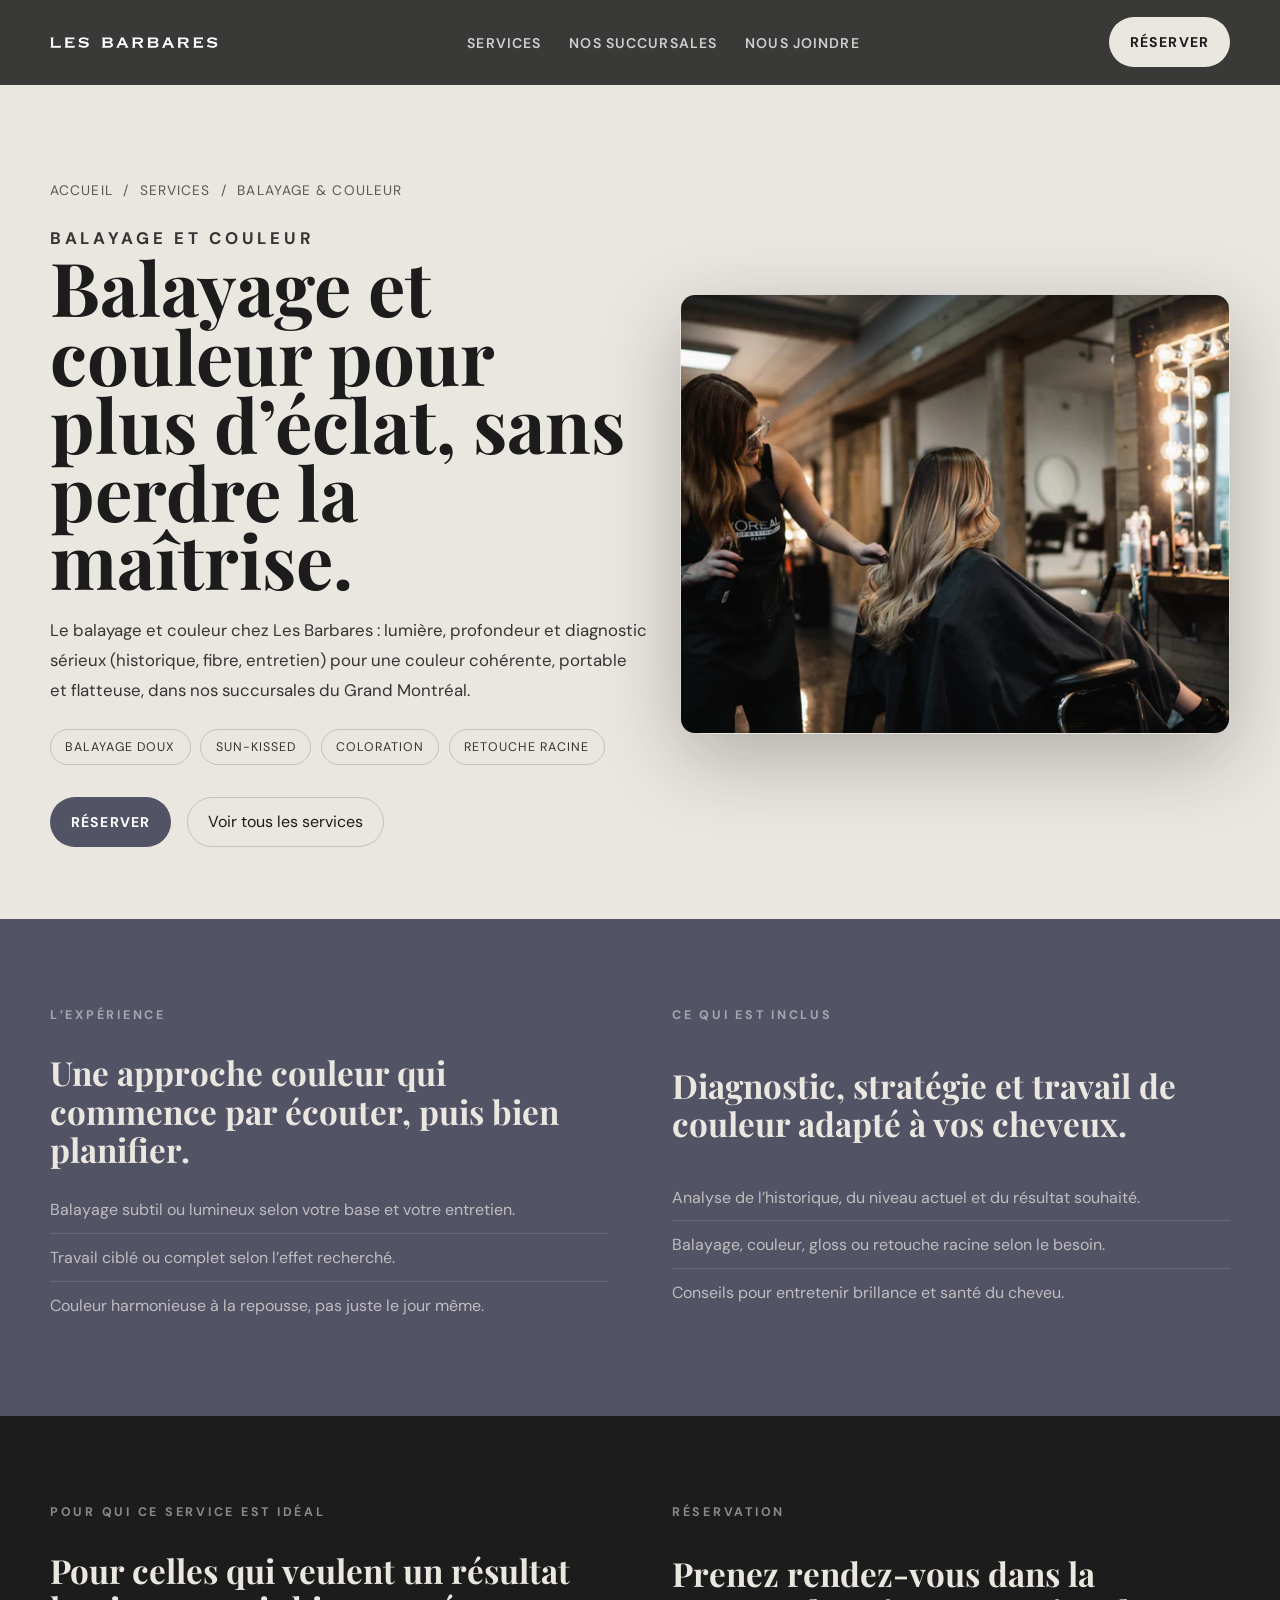
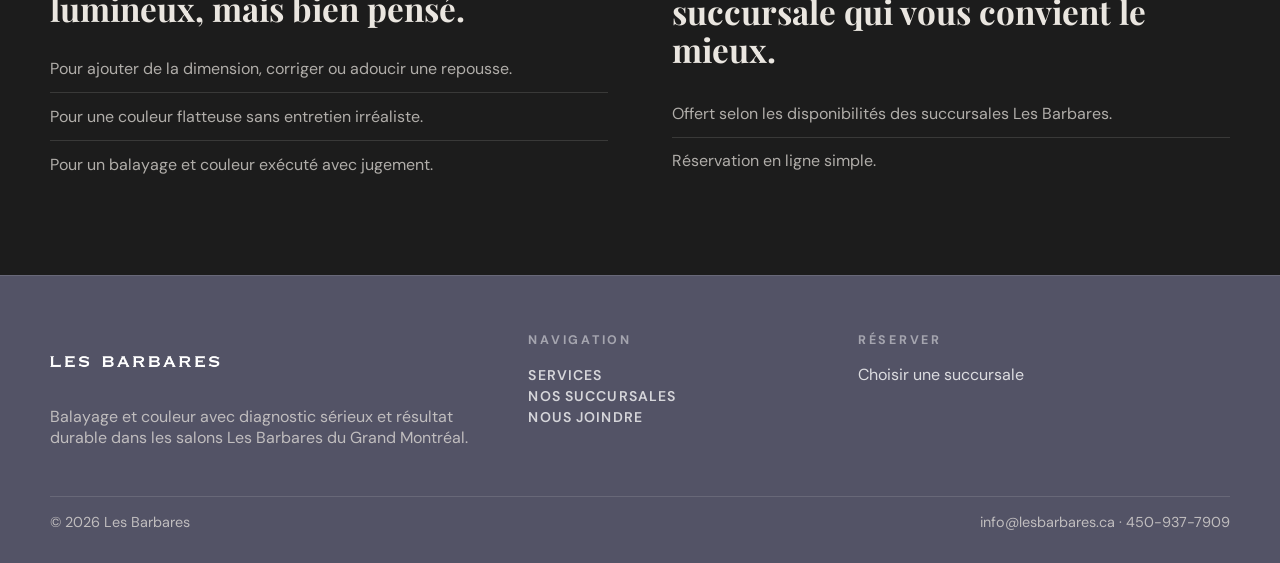
<file: services/balayage-couleur.html>
<!DOCTYPE html>
<html lang="fr-CA">
<head>
  <meta charset="UTF-8" />
  <meta name="viewport" content="width=device-width, initial-scale=1.0" />
  <title>Balayage et couleur | Les Barbares Montréal</title>
  <meta name="description" content="Balayage et couleur chez Les Barbares : lumière, profondeur et diagnostic sérieux dans nos succursales du Grand Montréal." />
  <link rel="canonical" href="https://lesbarbares.ca/services/balayage-couleur.html" />
  <meta property="og:title" content="Balayage et couleur | Les Barbares Montréal" />
  <meta property="og:description" content="Balayage, couleur et retouche racine avec diagnostic personnalisé chez Les Barbares." />
  <meta property="og:image" content="https://lesbarbares.ca/photos/women_grande.jpg" />
  <link rel="preconnect" href="https://fonts.googleapis.com" />
  <link rel="preconnect" href="https://fonts.gstatic.com" crossorigin />
  <link href="https://fonts.googleapis.com/css2?family=Playfair+Display:ital,wght@0,500;0,700;1,500;1,700&family=DM+Sans:wght@400;500;700&display=swap" rel="stylesheet" />
  <link rel="stylesheet" href="../site.css" />
</head>
<body>
  <div class="page-shell">
    <nav class="site-nav"><div class="container site-nav-inner"><a class="brand" href="../index.html" aria-label="Les Barbares"><img src="../brand_assets/les-barbares-salon-de-coiffure.png" alt="Les Barbares" /></a><ul class="nav-links"><li><a href="../services.html">Services</a></li><li><a href="../succursales.html">Nos succursales</a></li><li><a href="../contact.html">Nous joindre</a></li></ul><button class="button" type="button" onclick="openBooking()">Réserver</button><button class="mobile-toggle" type="button" onclick="toggleMenu()" aria-label="Ouvrir le menu">Menu</button></div></nav>
    <div class="mobile-menu" id="mobile-menu"><a href="../index.html" onclick="toggleMenu()">Accueil</a><a href="../services.html" onclick="toggleMenu()">Services</a><a href="../succursales.html" onclick="toggleMenu()">Succursales</a><a href="../contact.html" onclick="toggleMenu()">Nous joindre</a><button class="mobile-book" type="button" onclick="openBooking()">Réserver</button></div>

    <main>
      <section class="page-hero">
        <div class="container service-hero">
          <div class="service-copy">
            <div class="breadcrumbs"><a href="../index.html">Accueil</a><span>/</span><a href="../services.html">Services</a><span>/</span><span>Balayage & couleur</span></div>
            <p class="eyebrow">Balayage et couleur</p>
            <h1>Balayage et couleur pour plus d’éclat, sans perdre la maîtrise.</h1>
            <p class="lead">Le balayage et couleur chez Les Barbares : lumière, profondeur et diagnostic sérieux (historique, fibre, entretien) pour une couleur cohérente, portable et flatteuse, dans nos succursales du Grand Montréal.</p>
            <div class="pill-row"><span class="pill">Balayage doux</span><span class="pill">Sun-kissed</span><span class="pill">Coloration</span><span class="pill">Retouche racine</span></div>
            <div class="page-actions"><button class="button" type="button" onclick="openBooking()">Réserver</button><a class="ghost-button" href="../services.html">Voir tous les services</a></div>
          </div>
          <div class="image-frame"><img src="../photos/women_grande.jpg" alt="Balayage et couleur Les Barbares" /></div>
        </div>
      </section>

      <section class="section section--mauve">
        <div class="container service-details">
          <article class="service-detail">
            <p class="eyebrow">L’expérience</p>
            <h3>Une approche couleur qui commence par écouter, puis bien planifier.</h3>
            <ul class="bullet-list">
              <li>Balayage subtil ou lumineux selon votre base et votre entretien.</li>
              <li>Travail ciblé ou complet selon l’effet recherché.</li>
              <li>Couleur harmonieuse à la repousse, pas juste le jour même.</li>
            </ul>
          </article>
          <article class="service-detail">
            <p class="eyebrow">Ce qui est inclus</p>
            <h3>Diagnostic, stratégie et travail de couleur adapté à vos cheveux.</h3>
            <ul class="bullet-list">
              <li>Analyse de l’historique, du niveau actuel et du résultat souhaité.</li>
              <li>Balayage, couleur, gloss ou retouche racine selon le besoin.</li>
              <li>Conseils pour entretenir brillance et santé du cheveu.</li>
            </ul>
          </article>
        </div>
      </section>

      <section class="section section--dark">
        <div class="container service-details">
          <article class="service-detail">
            <p class="eyebrow">Pour qui ce service est idéal</p>
            <h3>Pour celles qui veulent un résultat lumineux, mais bien pensé.</h3>
            <ul class="bullet-list">
              <li>Pour ajouter de la dimension, corriger ou adoucir une repousse.</li>
              <li>Pour une couleur flatteuse sans entretien irréaliste.</li>
              <li>Pour un balayage et couleur exécuté avec jugement.</li>
            </ul>
          </article>
          <article class="service-detail">
            <p class="eyebrow">Réservation</p>
            <h3>Prenez rendez-vous dans la succursale qui vous convient le mieux.</h3>
            <ul class="bullet-list">
              <li>Offert selon les disponibilités des succursales Les Barbares.</li>
              <li>Réservation en ligne simple.</li>
            </ul>
          </article>
        </div>
      </section>
    </main>

    <footer class="footer"><div class="container"><div class="footer-grid"><div class="footer-brand"><img src="../brand_assets/les-barbares-salon-de-coiffure.png" alt="Les Barbares" /><p>Balayage et couleur avec diagnostic sérieux et résultat durable dans les salons Les Barbares du Grand Montréal.</p></div><div><p class="eyebrow">Navigation</p><ul class="footer-links"><li><a href="../services.html">Services</a></li><li><a href="../succursales.html">Nos succursales</a></li><li><a href="../contact.html">Nous joindre</a></li></ul></div><div><p class="eyebrow">Réserver</p><div class="footer-branches"><a href="#" onclick="openBooking(); return false;">Choisir une succursale</a></div></div></div><div class="footer-bottom"><span>© 2026 Les Barbares</span><span>info@lesbarbares.ca · 450-937-7909</span></div></div></footer>
  </div>

  <div class="booking-overlay" id="booking-overlay" onclick="closeBooking()"></div>
  <aside class="booking-panel" id="booking-panel" aria-modal="true" role="dialog" aria-label="Réserver une visite"><div class="booking-header"><h2 class="booking-title">Réserver une visite</h2><button class="booking-close" type="button" onclick="closeBooking()" aria-label="Fermer">✕</button></div><div class="booking-body"><p>Sélectionnez une succursale. Le clic ouvre directement le bon lien de réservation.</p><div class="booking-locations"><button class="booking-location" type="button" onclick="selectLocation(this)" data-url="https://linktr.ee/Barbares"><span class="name">La Prairie</span><span class="address">502 Rue Saint-Georges · La Prairie</span></button><button class="booking-location" type="button" onclick="selectLocation(this)" data-url="https://book.squareup.com/appointments/hnw8ubz1rvs21f/location/LJN0TJ5JBTWC9/services"><span class="name">Laval (Sainte-Rose)</span><span class="address">135 Boul. Curé-Labelle · Laval</span></button><button class="booking-location" type="button" onclick="selectLocation(this)" data-url="https://book.squareup.com/appointments/hnw8ubz1rvs21f/location/LEB6K5XP36884/services"><span class="name">Mont-Saint-Hilaire</span><span class="address">290-B Boul. Sir-Wilfrid-Laurier</span></button><button class="booking-location" type="button" onclick="selectLocation(this)" data-url="https://stjerome.lesbarbares.ca/index.php/Fr/Accueil/Accueil/"><span class="name">St-Jérôme</span><span class="address">676 Boul. Labelle · Saint-Jérôme</span></button></div></div></aside>

  <script src="../site.js"></script>
</body>
</html>
</file>
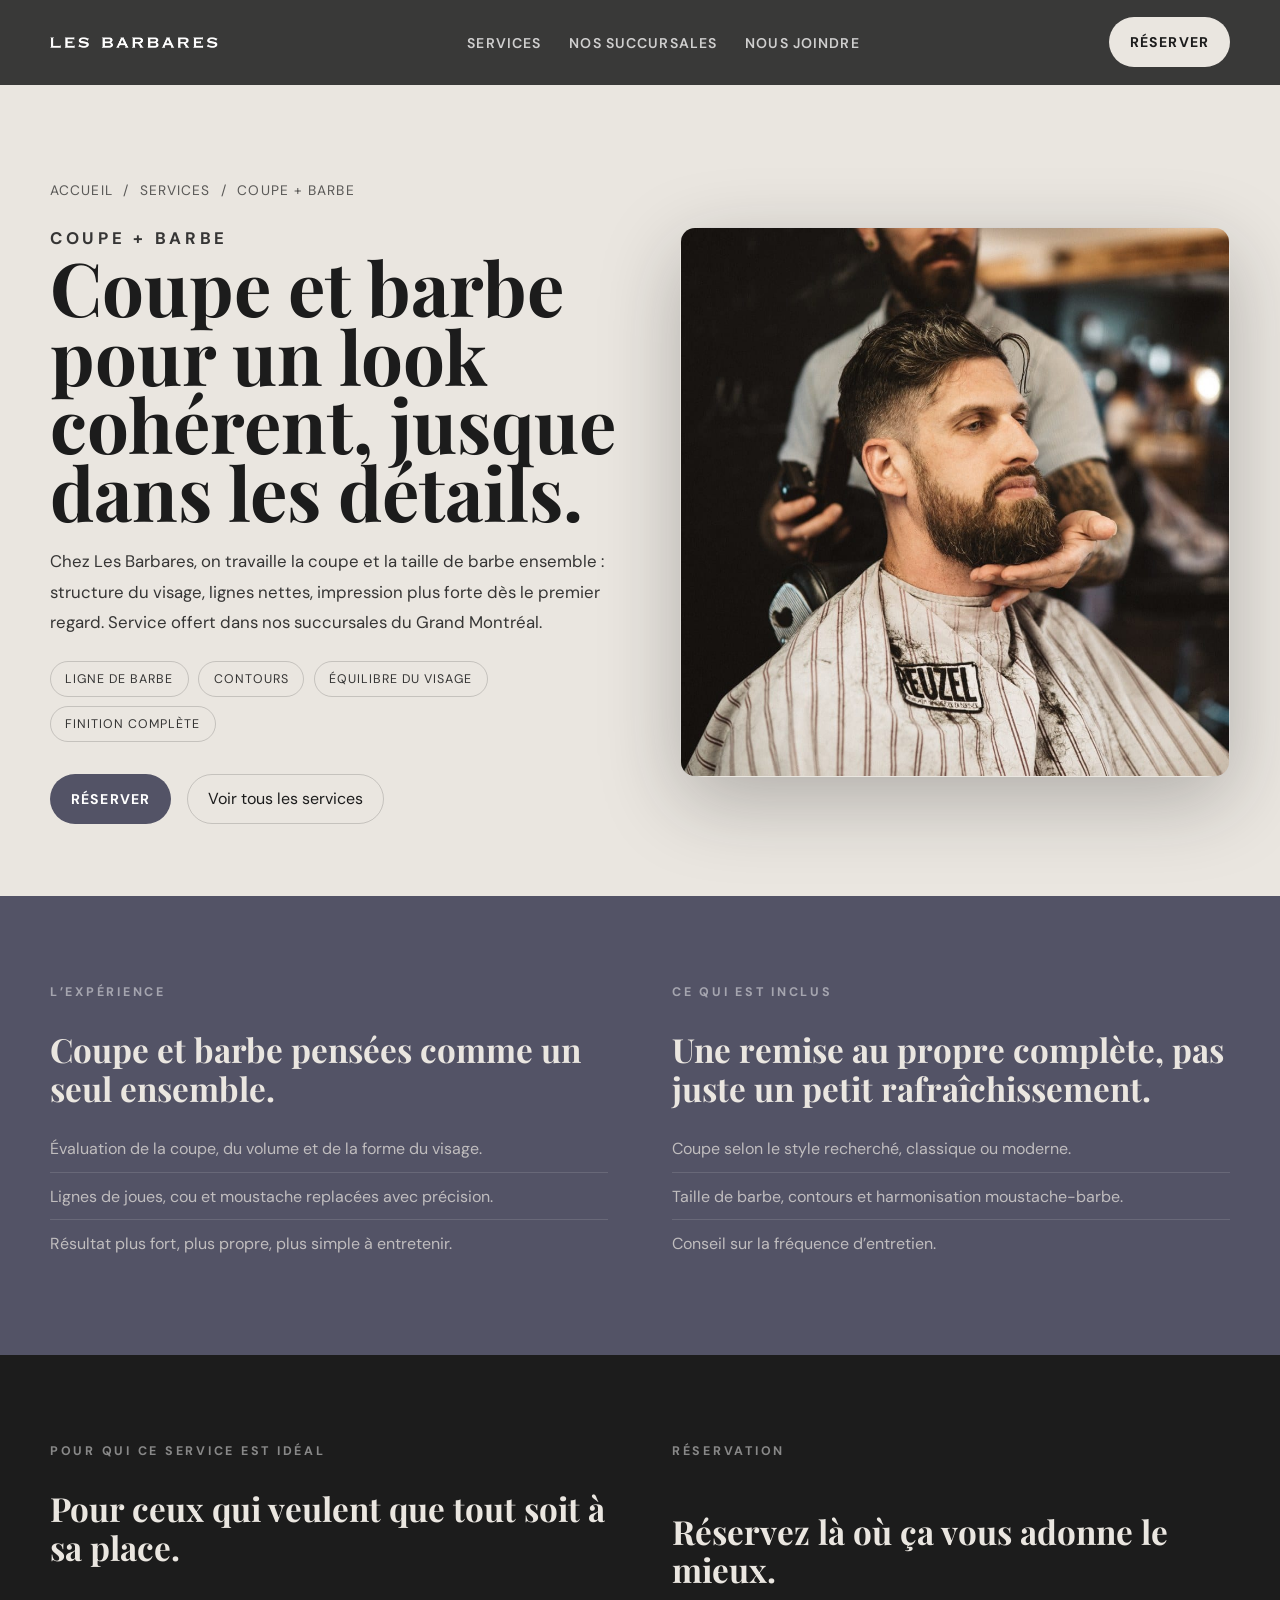
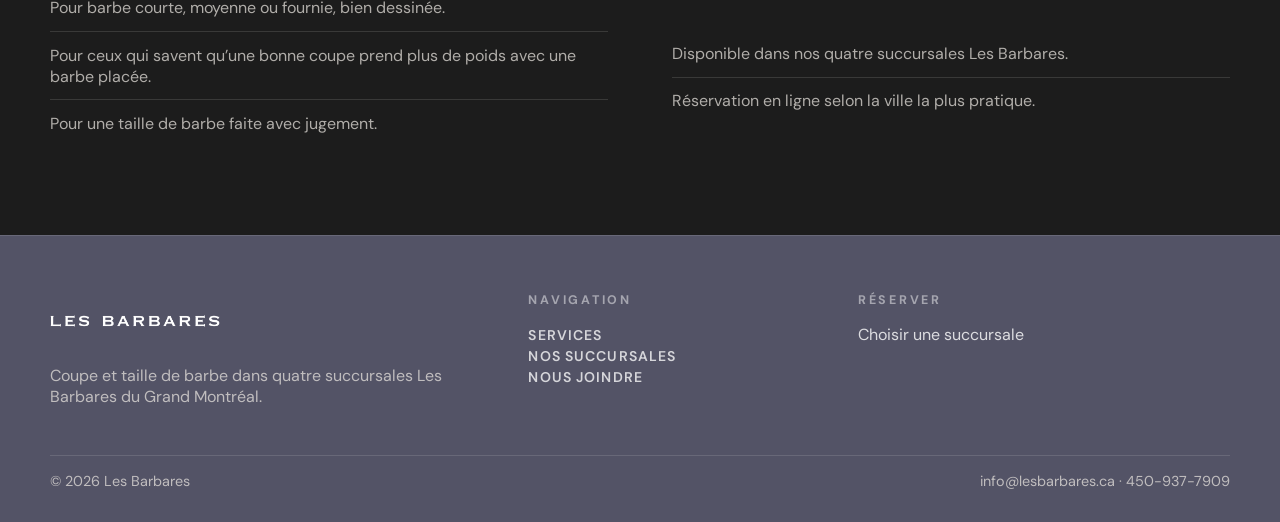
<file: services/coupe-barbe.html>
<!DOCTYPE html>
<html lang="fr-CA">
<head>
  <meta charset="UTF-8" />
  <meta name="viewport" content="width=device-width, initial-scale=1.0" />
  <title>Coupe et barbe | Les Barbares Montréal</title>
  <meta name="description" content="Coupe et taille de barbe chez Les Barbares : lignes propres, équilibre et finition nette dans nos succursales du Grand Montréal." />
  <link rel="canonical" href="https://lesbarbares.ca/services/coupe-barbe.html" />
  <meta property="og:title" content="Coupe et barbe | Les Barbares Montréal" />
  <meta property="og:description" content="Coupe et taille de barbe pour un look cohérent, propre et bien assumé dans nos quatre succursales Les Barbares." />
  <meta property="og:image" content="https://lesbarbares.ca/photos/lesbarbareslandingpage-1.jpg" />
  <link rel="preconnect" href="https://fonts.googleapis.com" />
  <link rel="preconnect" href="https://fonts.gstatic.com" crossorigin />
  <link href="https://fonts.googleapis.com/css2?family=Playfair+Display:ital,wght@0,500;0,700;1,500;1,700&family=DM+Sans:wght@400;500;700&display=swap" rel="stylesheet" />
  <link rel="stylesheet" href="../site.css" />
</head>
<body>
  <div class="page-shell">
    <nav class="site-nav">
      <div class="container site-nav-inner">
        <a class="brand" href="../index.html" aria-label="Les Barbares"><img src="../brand_assets/les-barbares-salon-de-coiffure.png" alt="Les Barbares" /></a>
        <ul class="nav-links"><li><a href="../services.html">Services</a></li><li><a href="../succursales.html">Nos succursales</a></li><li><a href="../contact.html">Nous joindre</a></li></ul>
        <button class="button" type="button" onclick="openBooking()">Réserver</button>
        <button class="mobile-toggle" type="button" onclick="toggleMenu()" aria-label="Ouvrir le menu">Menu</button>
      </div>
    </nav>
    <div class="mobile-menu" id="mobile-menu">
      <a href="../index.html" onclick="toggleMenu()">Accueil</a><a href="../services.html" onclick="toggleMenu()">Services</a><a href="../succursales.html" onclick="toggleMenu()">Succursales</a><a href="../contact.html" onclick="toggleMenu()">Nous joindre</a><button class="mobile-book" type="button" onclick="openBooking()">Réserver</button>
    </div>

    <main>
      <section class="page-hero">
        <div class="container service-hero">
          <div class="service-copy">
            <div class="breadcrumbs"><a href="../index.html">Accueil</a><span>/</span><a href="../services.html">Services</a><span>/</span><span>Coupe + barbe</span></div>
            <p class="eyebrow">Coupe + barbe</p>
            <h1>Coupe et barbe pour un look cohérent, jusque dans les détails.</h1>
            <p class="lead">Chez Les Barbares, on travaille la coupe et la taille de barbe ensemble : structure du visage, lignes nettes, impression plus forte dès le premier regard. Service offert dans nos succursales du Grand Montréal.</p>
            <div class="pill-row"><span class="pill">Ligne de barbe</span><span class="pill">Contours</span><span class="pill">Équilibre du visage</span><span class="pill">Finition complète</span></div>
            <div class="page-actions"><button class="button" type="button" onclick="openBooking()">Réserver</button><a class="ghost-button" href="../services.html">Voir tous les services</a></div>
          </div>
          <div class="image-frame"><img src="../photos/lesbarbareslandingpage-1.jpg" alt="Service coupe et barbe Les Barbares" /></div>
        </div>
      </section>

      <section class="section section--mauve">
        <div class="container service-details">
          <article class="service-detail">
            <p class="eyebrow">L’expérience</p>
            <h3>Coupe et barbe pensées comme un seul ensemble.</h3>
            <ul class="bullet-list">
              <li>Évaluation de la coupe, du volume et de la forme du visage.</li>
              <li>Lignes de joues, cou et moustache replacées avec précision.</li>
              <li>Résultat plus fort, plus propre, plus simple à entretenir.</li>
            </ul>
          </article>
          <article class="service-detail">
            <p class="eyebrow">Ce qui est inclus</p>
            <h3>Une remise au propre complète, pas juste un petit rafraîchissement.</h3>
            <ul class="bullet-list">
              <li>Coupe selon le style recherché, classique ou moderne.</li>
              <li>Taille de barbe, contours et harmonisation moustache-barbe.</li>
              <li>Conseil sur la fréquence d’entretien.</li>
            </ul>
          </article>
        </div>
      </section>

      <section class="section section--dark">
        <div class="container service-details">
          <article class="service-detail">
            <p class="eyebrow">Pour qui ce service est idéal</p>
            <h3>Pour ceux qui veulent que tout soit à sa place.</h3>
            <ul class="bullet-list">
              <li>Pour barbe courte, moyenne ou fournie, bien dessinée.</li>
              <li>Pour ceux qui savent qu’une bonne coupe prend plus de poids avec une barbe placée.</li>
              <li>Pour une taille de barbe faite avec jugement.</li>
            </ul>
          </article>
          <article class="service-detail">
            <p class="eyebrow">Réservation</p>
            <h3>Réservez là où ça vous adonne le mieux.</h3>
            <ul class="bullet-list">
              <li>Disponible dans nos quatre succursales Les Barbares.</li>
              <li>Réservation en ligne selon la ville la plus pratique.</li>
            </ul>
          </article>
        </div>
      </section>
    </main>

    <footer class="footer"><div class="container"><div class="footer-grid"><div class="footer-brand"><img src="../brand_assets/les-barbares-salon-de-coiffure.png" alt="Les Barbares" /><p>Coupe et taille de barbe dans quatre succursales Les Barbares du Grand Montréal.</p></div><div><p class="eyebrow">Navigation</p><ul class="footer-links"><li><a href="../services.html">Services</a></li><li><a href="../succursales.html">Nos succursales</a></li><li><a href="../contact.html">Nous joindre</a></li></ul></div><div><p class="eyebrow">Réserver</p><div class="footer-branches"><a href="#" onclick="openBooking(); return false;">Choisir une succursale</a></div></div></div><div class="footer-bottom"><span>© 2026 Les Barbares</span><span>info@lesbarbares.ca · 450-937-7909</span></div></div></footer>
  </div>

  <div class="booking-overlay" id="booking-overlay" onclick="closeBooking()"></div>
  <aside class="booking-panel" id="booking-panel" aria-modal="true" role="dialog" aria-label="Réserver une visite"><div class="booking-header"><h2 class="booking-title">Réserver une visite</h2><button class="booking-close" type="button" onclick="closeBooking()" aria-label="Fermer">✕</button></div><div class="booking-body"><p>Sélectionnez une succursale. Le clic ouvre directement le bon lien de réservation.</p><div class="booking-locations"><button class="booking-location" type="button" onclick="selectLocation(this)" data-url="https://linktr.ee/Barbares"><span class="name">La Prairie</span><span class="address">502 Rue Saint-Georges · La Prairie</span></button><button class="booking-location" type="button" onclick="selectLocation(this)" data-url="https://book.squareup.com/appointments/hnw8ubz1rvs21f/location/LJN0TJ5JBTWC9/services"><span class="name">Laval (Sainte-Rose)</span><span class="address">135 Boul. Curé-Labelle · Laval</span></button><button class="booking-location" type="button" onclick="selectLocation(this)" data-url="https://book.squareup.com/appointments/hnw8ubz1rvs21f/location/LEB6K5XP36884/services"><span class="name">Mont-Saint-Hilaire</span><span class="address">290-B Boul. Sir-Wilfrid-Laurier</span></button><button class="booking-location" type="button" onclick="selectLocation(this)" data-url="https://stjerome.lesbarbares.ca/index.php/Fr/Accueil/Accueil/"><span class="name">St-Jérôme</span><span class="address">676 Boul. Labelle · Saint-Jérôme</span></button></div></div></aside>

  <script src="../site.js"></script>
</body>
</html>
</file>
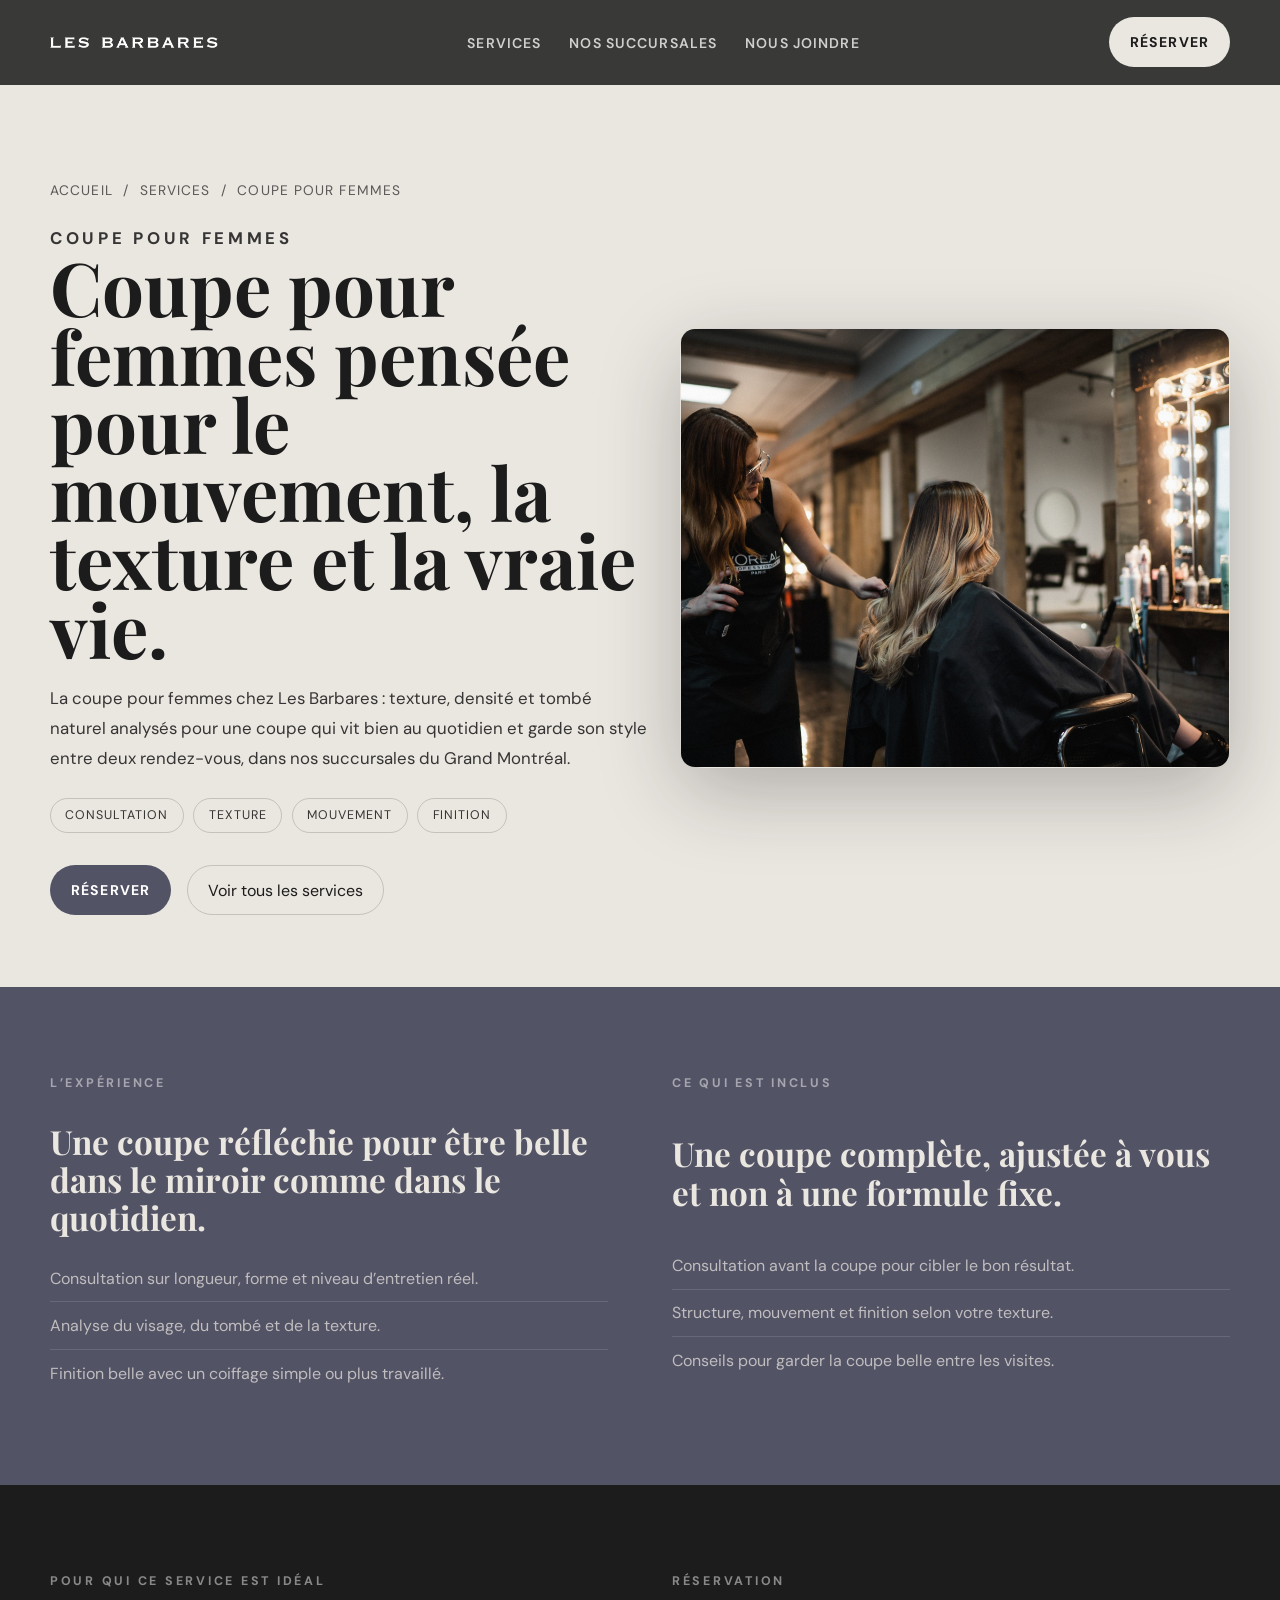
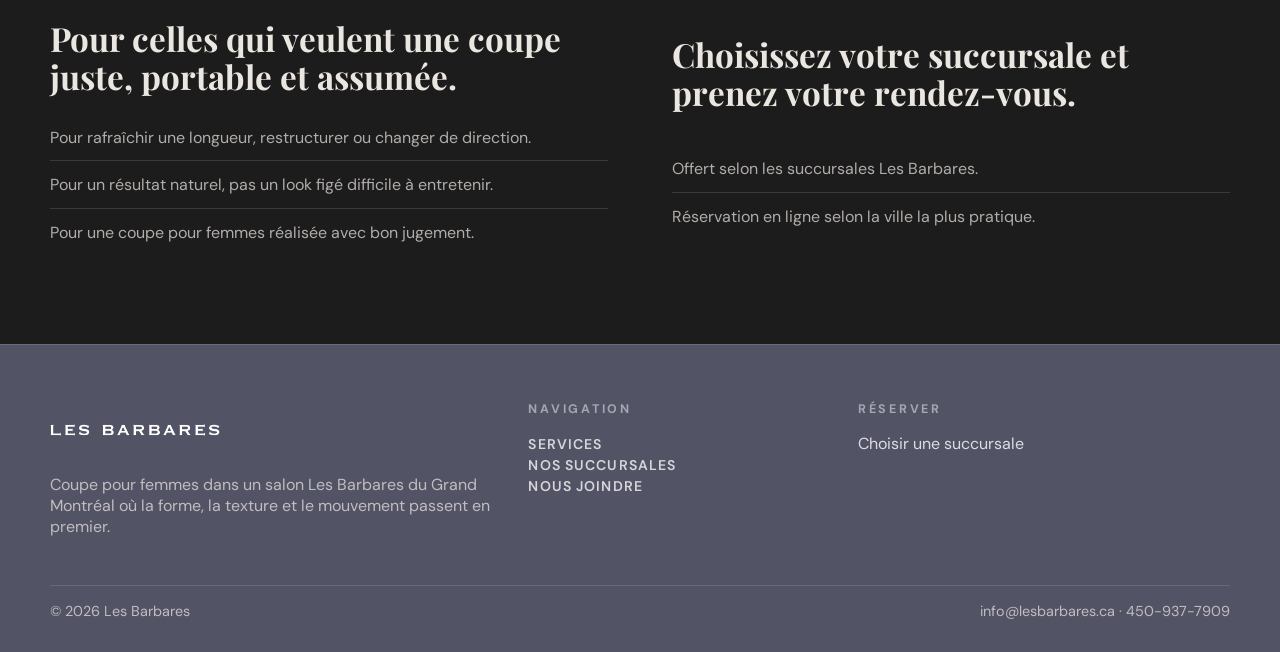
<file: services/coupe-femme.html>
<!DOCTYPE html>
<html lang="fr-CA">
<head>
  <meta charset="UTF-8" />
  <meta name="viewport" content="width=device-width, initial-scale=1.0" />
  <title>Coupe pour femmes | Les Barbares Montréal</title>
  <meta name="description" content="Coupe pour femmes chez Les Barbares : consultation, structure et finition naturelle dans nos succursales du Grand Montréal." />
  <link rel="canonical" href="https://lesbarbares.ca/services/coupe-femme.html" />
  <meta property="og:title" content="Coupe pour femmes | Les Barbares Montréal" />
  <meta property="og:description" content="Une coupe pour femmes naturelle, portable et bien structurée chez Les Barbares." />
  <meta property="og:image" content="https://lesbarbares.ca/photos/women.jpg" />
  <link rel="preconnect" href="https://fonts.googleapis.com" />
  <link rel="preconnect" href="https://fonts.gstatic.com" crossorigin />
  <link href="https://fonts.googleapis.com/css2?family=Playfair+Display:ital,wght@0,500;0,700;1,500;1,700&family=DM+Sans:wght@400;500;700&display=swap" rel="stylesheet" />
  <link rel="stylesheet" href="../site.css" />
</head>
<body>
  <div class="page-shell">
    <nav class="site-nav"><div class="container site-nav-inner"><a class="brand" href="../index.html" aria-label="Les Barbares"><img src="../brand_assets/les-barbares-salon-de-coiffure.png" alt="Les Barbares" /></a><ul class="nav-links"><li><a href="../services.html">Services</a></li><li><a href="../succursales.html">Nos succursales</a></li><li><a href="../contact.html">Nous joindre</a></li></ul><button class="button" type="button" onclick="openBooking()">Réserver</button><button class="mobile-toggle" type="button" onclick="toggleMenu()" aria-label="Ouvrir le menu">Menu</button></div></nav>
    <div class="mobile-menu" id="mobile-menu"><a href="../index.html" onclick="toggleMenu()">Accueil</a><a href="../services.html" onclick="toggleMenu()">Services</a><a href="../succursales.html" onclick="toggleMenu()">Succursales</a><a href="../contact.html" onclick="toggleMenu()">Nous joindre</a><button class="mobile-book" type="button" onclick="openBooking()">Réserver</button></div>

    <main>
      <section class="page-hero">
        <div class="container service-hero">
          <div class="service-copy">
            <div class="breadcrumbs"><a href="../index.html">Accueil</a><span>/</span><a href="../services.html">Services</a><span>/</span><span>Coupe pour femmes</span></div>
            <p class="eyebrow">Coupe pour femmes</p>
            <h1>Coupe pour femmes pensée pour le mouvement, la texture et la vraie vie.</h1>
            <p class="lead">La coupe pour femmes chez Les Barbares : texture, densité et tombé naturel analysés pour une coupe qui vit bien au quotidien et garde son style entre deux rendez-vous, dans nos succursales du Grand Montréal.</p>
            <div class="pill-row"><span class="pill">Consultation</span><span class="pill">Texture</span><span class="pill">Mouvement</span><span class="pill">Finition</span></div>
            <div class="page-actions"><button class="button" type="button" onclick="openBooking()">Réserver</button><a class="ghost-button" href="../services.html">Voir tous les services</a></div>
          </div>
          <div class="image-frame"><img src="../photos/women.jpg" alt="Coupe femme Les Barbares" /></div>
        </div>
      </section>

      <section class="section section--mauve">
        <div class="container service-details">
          <article class="service-detail">
            <p class="eyebrow">L’expérience</p>
            <h3>Une coupe réfléchie pour être belle dans le miroir comme dans le quotidien.</h3>
            <ul class="bullet-list">
              <li>Consultation sur longueur, forme et niveau d’entretien réel.</li>
              <li>Analyse du visage, du tombé et de la texture.</li>
              <li>Finition belle avec un coiffage simple ou plus travaillé.</li>
            </ul>
          </article>
          <article class="service-detail">
            <p class="eyebrow">Ce qui est inclus</p>
            <h3>Une coupe complète, ajustée à vous et non à une formule fixe.</h3>
            <ul class="bullet-list">
              <li>Consultation avant la coupe pour cibler le bon résultat.</li>
              <li>Structure, mouvement et finition selon votre texture.</li>
              <li>Conseils pour garder la coupe belle entre les visites.</li>
            </ul>
          </article>
        </div>
      </section>

      <section class="section section--dark">
        <div class="container service-details">
          <article class="service-detail">
            <p class="eyebrow">Pour qui ce service est idéal</p>
            <h3>Pour celles qui veulent une coupe juste, portable et assumée.</h3>
            <ul class="bullet-list">
              <li>Pour rafraîchir une longueur, restructurer ou changer de direction.</li>
              <li>Pour un résultat naturel, pas un look figé difficile à entretenir.</li>
              <li>Pour une coupe pour femmes réalisée avec bon jugement.</li>
            </ul>
          </article>
          <article class="service-detail">
            <p class="eyebrow">Réservation</p>
            <h3>Choisissez votre succursale et prenez votre rendez-vous.</h3>
            <ul class="bullet-list">
              <li>Offert selon les succursales Les Barbares.</li>
              <li>Réservation en ligne selon la ville la plus pratique.</li>
            </ul>
          </article>
        </div>
      </section>
    </main>

    <footer class="footer"><div class="container"><div class="footer-grid"><div class="footer-brand"><img src="../brand_assets/les-barbares-salon-de-coiffure.png" alt="Les Barbares" /><p>Coupe pour femmes dans un salon Les Barbares du Grand Montréal où la forme, la texture et le mouvement passent en premier.</p></div><div><p class="eyebrow">Navigation</p><ul class="footer-links"><li><a href="../services.html">Services</a></li><li><a href="../succursales.html">Nos succursales</a></li><li><a href="../contact.html">Nous joindre</a></li></ul></div><div><p class="eyebrow">Réserver</p><div class="footer-branches"><a href="#" onclick="openBooking(); return false;">Choisir une succursale</a></div></div></div><div class="footer-bottom"><span>© 2026 Les Barbares</span><span>info@lesbarbares.ca · 450-937-7909</span></div></div></footer>
  </div>

  <div class="booking-overlay" id="booking-overlay" onclick="closeBooking()"></div>
  <aside class="booking-panel" id="booking-panel" aria-modal="true" role="dialog" aria-label="Réserver une visite"><div class="booking-header"><h2 class="booking-title">Réserver une visite</h2><button class="booking-close" type="button" onclick="closeBooking()" aria-label="Fermer">✕</button></div><div class="booking-body"><p>Sélectionnez une succursale. Le clic ouvre directement le bon lien de réservation.</p><div class="booking-locations"><button class="booking-location" type="button" onclick="selectLocation(this)" data-url="https://linktr.ee/Barbares"><span class="name">La Prairie</span><span class="address">502 Rue Saint-Georges · La Prairie</span></button><button class="booking-location" type="button" onclick="selectLocation(this)" data-url="https://book.squareup.com/appointments/hnw8ubz1rvs21f/location/LJN0TJ5JBTWC9/services"><span class="name">Laval (Sainte-Rose)</span><span class="address">135 Boul. Curé-Labelle · Laval</span></button><button class="booking-location" type="button" onclick="selectLocation(this)" data-url="https://book.squareup.com/appointments/hnw8ubz1rvs21f/location/LEB6K5XP36884/services"><span class="name">Mont-Saint-Hilaire</span><span class="address">290-B Boul. Sir-Wilfrid-Laurier</span></button><button class="booking-location" type="button" onclick="selectLocation(this)" data-url="https://stjerome.lesbarbares.ca/index.php/Fr/Accueil/Accueil/"><span class="name">St-Jérôme</span><span class="address">676 Boul. Labelle · Saint-Jérôme</span></button></div></div></aside>

  <script src="../site.js"></script>
</body>
</html>
</file>
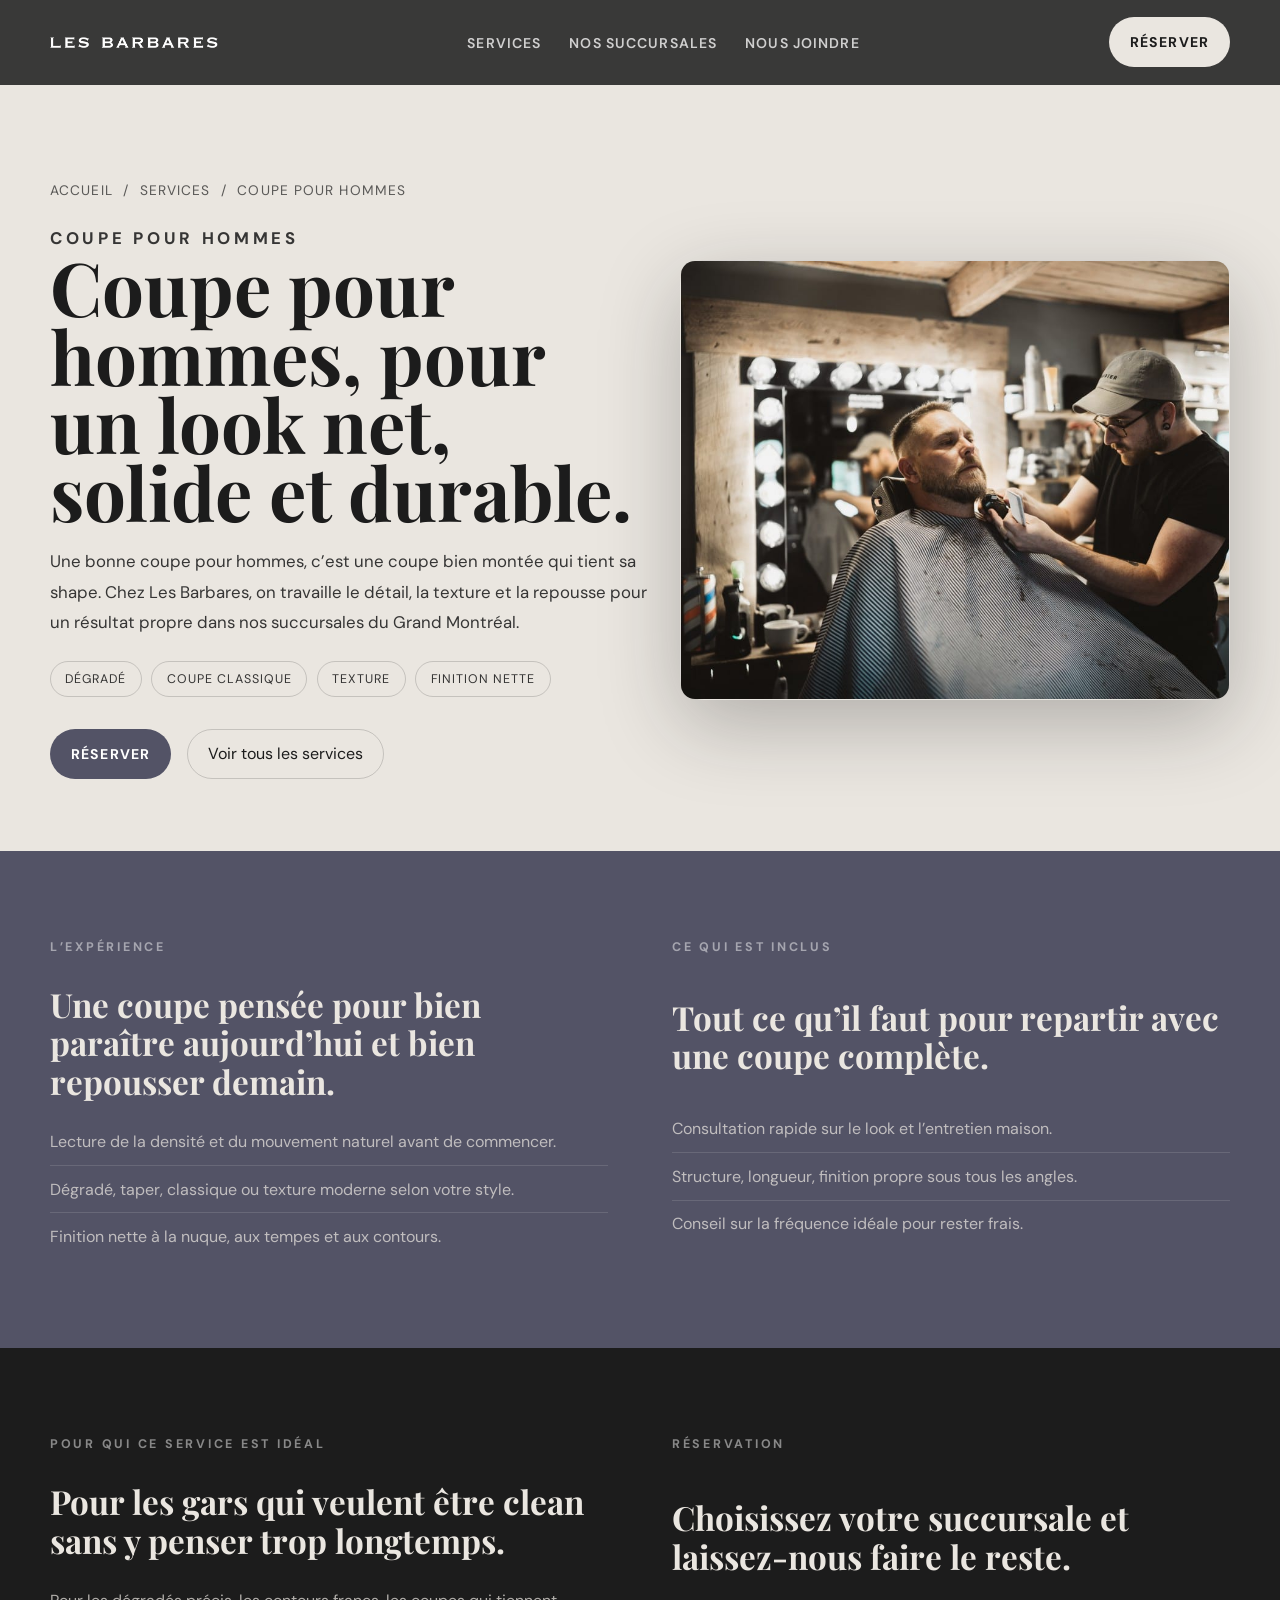
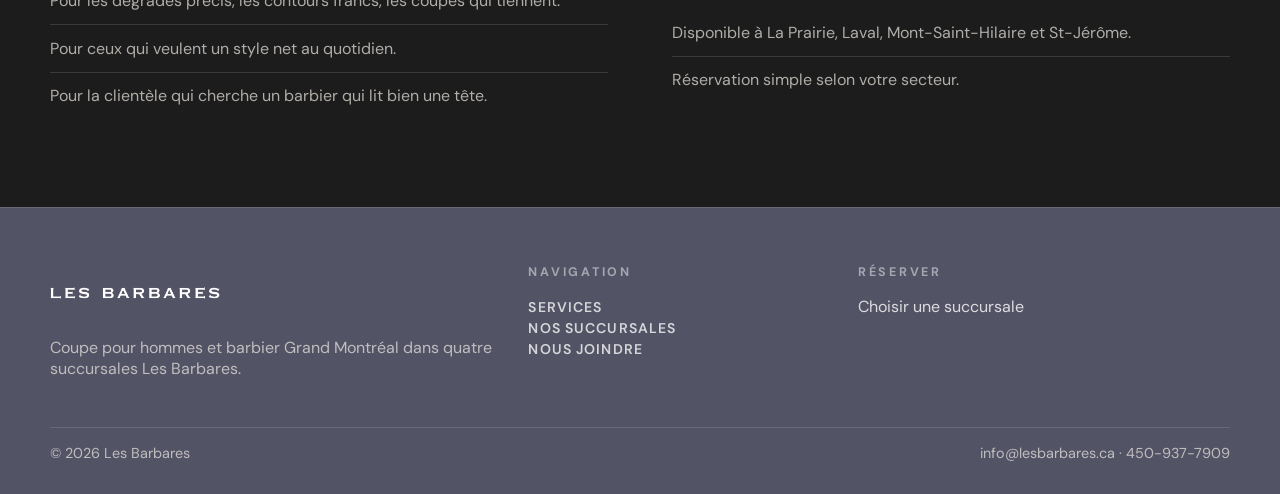
<file: services/coupe-homme.html>
<!DOCTYPE html>
<html lang="fr-CA">
<head>
  <meta charset="UTF-8" />
  <meta name="viewport" content="width=device-width, initial-scale=1.0" />
  <title>Coupe pour hommes | Les Barbares Montréal</title>
  <meta name="description" content="Coupe pour hommes chez Les Barbares : dégradé, coupe classique et finition nette dans nos succursales du Grand Montréal." />
  <link rel="canonical" href="https://lesbarbares.ca/services/coupe-homme.html" />
  <meta property="og:title" content="Coupe pour hommes | Les Barbares Montréal" />
  <meta property="og:description" content="Une coupe pour hommes nette, bien construite et facile à porter dans nos quatre succursales Les Barbares." />
  <meta property="og:image" content="https://lesbarbares.ca/photos/lesbarbaresdragon-375.jpg" />
  <link rel="preconnect" href="https://fonts.googleapis.com" />
  <link rel="preconnect" href="https://fonts.gstatic.com" crossorigin />
  <link href="https://fonts.googleapis.com/css2?family=Playfair+Display:ital,wght@0,500;0,700;1,500;1,700&family=DM+Sans:wght@400;500;700&display=swap" rel="stylesheet" />
  <link rel="stylesheet" href="../site.css" />
</head>
<body>
  <div class="page-shell">
    <nav class="site-nav">
      <div class="container site-nav-inner">
        <a class="brand" href="../index.html" aria-label="Les Barbares"><img src="../brand_assets/les-barbares-salon-de-coiffure.png" alt="Les Barbares" /></a>
        <ul class="nav-links">
          <li><a href="../services.html">Services</a></li>
          <li><a href="../succursales.html">Nos succursales</a></li>
          <li><a href="../contact.html">Nous joindre</a></li>
        </ul>
        <button class="button" type="button" onclick="openBooking()">Réserver</button>
        <button class="mobile-toggle" type="button" onclick="toggleMenu()" aria-label="Ouvrir le menu">Menu</button>
      </div>
    </nav>
    <div class="mobile-menu" id="mobile-menu">
      <a href="../index.html" onclick="toggleMenu()">Accueil</a>
      <a href="../services.html" onclick="toggleMenu()">Services</a>
      <a href="../succursales.html" onclick="toggleMenu()">Succursales</a>
      <a href="../contact.html" onclick="toggleMenu()">Nous joindre</a>
      <button class="mobile-book" type="button" onclick="openBooking()">Réserver</button>
    </div>

    <main>
      <section class="page-hero">
        <div class="container service-hero">
          <div class="service-copy">
            <div class="breadcrumbs">
              <a href="../index.html">Accueil</a>
              <span>/</span>
              <a href="../services.html">Services</a>
              <span>/</span>
              <span>Coupe pour hommes</span>
            </div>
            <p class="eyebrow">Coupe pour hommes</p>
            <h1>Coupe pour hommes, pour un look net, solide et durable.</h1>
            <p class="lead">Une bonne coupe pour hommes, c’est une coupe bien montée qui tient sa shape. Chez Les Barbares, on travaille le détail, la texture et la repousse pour un résultat propre dans nos succursales du Grand Montréal.</p>
            <div class="pill-row">
              <span class="pill">Dégradé</span>
              <span class="pill">Coupe classique</span>
              <span class="pill">Texture</span>
              <span class="pill">Finition nette</span>
            </div>
            <div class="page-actions">
              <button class="button" type="button" onclick="openBooking()">Réserver</button>
              <a class="ghost-button" href="../services.html">Voir tous les services</a>
            </div>
          </div>
          <div class="image-frame">
            <img src="../photos/lesbarbaresdragon-375.jpg" alt="Coupe pour hommes chez Les Barbares" />
          </div>
        </div>
      </section>

      <section class="section section--mauve">
        <div class="container service-details">
          <article class="service-detail">
            <p class="eyebrow">L’expérience</p>
            <h3>Une coupe pensée pour bien paraître aujourd’hui et bien repousser demain.</h3>
            <ul class="bullet-list">
              <li>Lecture de la densité et du mouvement naturel avant de commencer.</li>
              <li>Dégradé, taper, classique ou texture moderne selon votre style.</li>
              <li>Finition nette à la nuque, aux tempes et aux contours.</li>
            </ul>
          </article>
          <article class="service-detail">
            <p class="eyebrow">Ce qui est inclus</p>
            <h3>Tout ce qu’il faut pour repartir avec une coupe complète.</h3>
            <ul class="bullet-list">
              <li>Consultation rapide sur le look et l’entretien maison.</li>
              <li>Structure, longueur, finition propre sous tous les angles.</li>
              <li>Conseil sur la fréquence idéale pour rester frais.</li>
            </ul>
          </article>
        </div>
      </section>

      <section class="section section--dark">
        <div class="container service-details">
          <article class="service-detail">
            <p class="eyebrow">Pour qui ce service est idéal</p>
            <h3>Pour les gars qui veulent être clean sans y penser trop longtemps.</h3>
            <ul class="bullet-list">
              <li>Pour les dégradés précis, les contours francs, les coupes qui tiennent.</li>
              <li>Pour ceux qui veulent un style net au quotidien.</li>
              <li>Pour la clientèle qui cherche un barbier qui lit bien une tête.</li>
            </ul>
          </article>
          <article class="service-detail">
            <p class="eyebrow">Réservation</p>
            <h3>Choisissez votre succursale et laissez-nous faire le reste.</h3>
            <ul class="bullet-list">
              <li>Disponible à La Prairie, Laval, Mont-Saint-Hilaire et St-Jérôme.</li>
              <li>Réservation simple selon votre secteur.</li>
            </ul>
          </article>
        </div>
      </section>
    </main>

    <footer class="footer">
      <div class="container">
        <div class="footer-grid">
          <div class="footer-brand"><img src="../brand_assets/les-barbares-salon-de-coiffure.png" alt="Les Barbares" /><p>Coupe pour hommes et barbier Grand Montréal dans quatre succursales Les Barbares.</p></div>
          <div><p class="eyebrow">Navigation</p><ul class="footer-links"><li><a href="../services.html">Services</a></li><li><a href="../succursales.html">Nos succursales</a></li><li><a href="../contact.html">Nous joindre</a></li></ul></div>
          <div><p class="eyebrow">Réserver</p><div class="footer-branches"><a href="#" onclick="openBooking(); return false;">Choisir une succursale</a></div></div>
        </div>
        <div class="footer-bottom"><span>© 2026 Les Barbares</span><span>info@lesbarbares.ca · 450-937-7909</span></div>
      </div>
    </footer>
  </div>

  <div class="booking-overlay" id="booking-overlay" onclick="closeBooking()"></div>
  <aside class="booking-panel" id="booking-panel" aria-modal="true" role="dialog" aria-label="Réserver une visite">
    <div class="booking-header"><h2 class="booking-title">Réserver une visite</h2><button class="booking-close" type="button" onclick="closeBooking()" aria-label="Fermer">✕</button></div>
    <div class="booking-body"><p>Sélectionnez une succursale. Le clic ouvre directement le bon lien de réservation.</p><div class="booking-locations"><button class="booking-location" type="button" onclick="selectLocation(this)" data-url="https://linktr.ee/Barbares"><span class="name">La Prairie</span><span class="address">502 Rue Saint-Georges · La Prairie</span></button><button class="booking-location" type="button" onclick="selectLocation(this)" data-url="https://book.squareup.com/appointments/hnw8ubz1rvs21f/location/LJN0TJ5JBTWC9/services"><span class="name">Laval (Sainte-Rose)</span><span class="address">135 Boul. Curé-Labelle · Laval</span></button><button class="booking-location" type="button" onclick="selectLocation(this)" data-url="https://book.squareup.com/appointments/hnw8ubz1rvs21f/location/LEB6K5XP36884/services"><span class="name">Mont-Saint-Hilaire</span><span class="address">290-B Boul. Sir-Wilfrid-Laurier</span></button><button class="booking-location" type="button" onclick="selectLocation(this)" data-url="https://stjerome.lesbarbares.ca/index.php/Fr/Accueil/Accueil/"><span class="name">St-Jérôme</span><span class="address">676 Boul. Labelle · Saint-Jérôme</span></button></div></div>
  </aside>

  <script src="../site.js"></script>
</body>
</html>
</file>
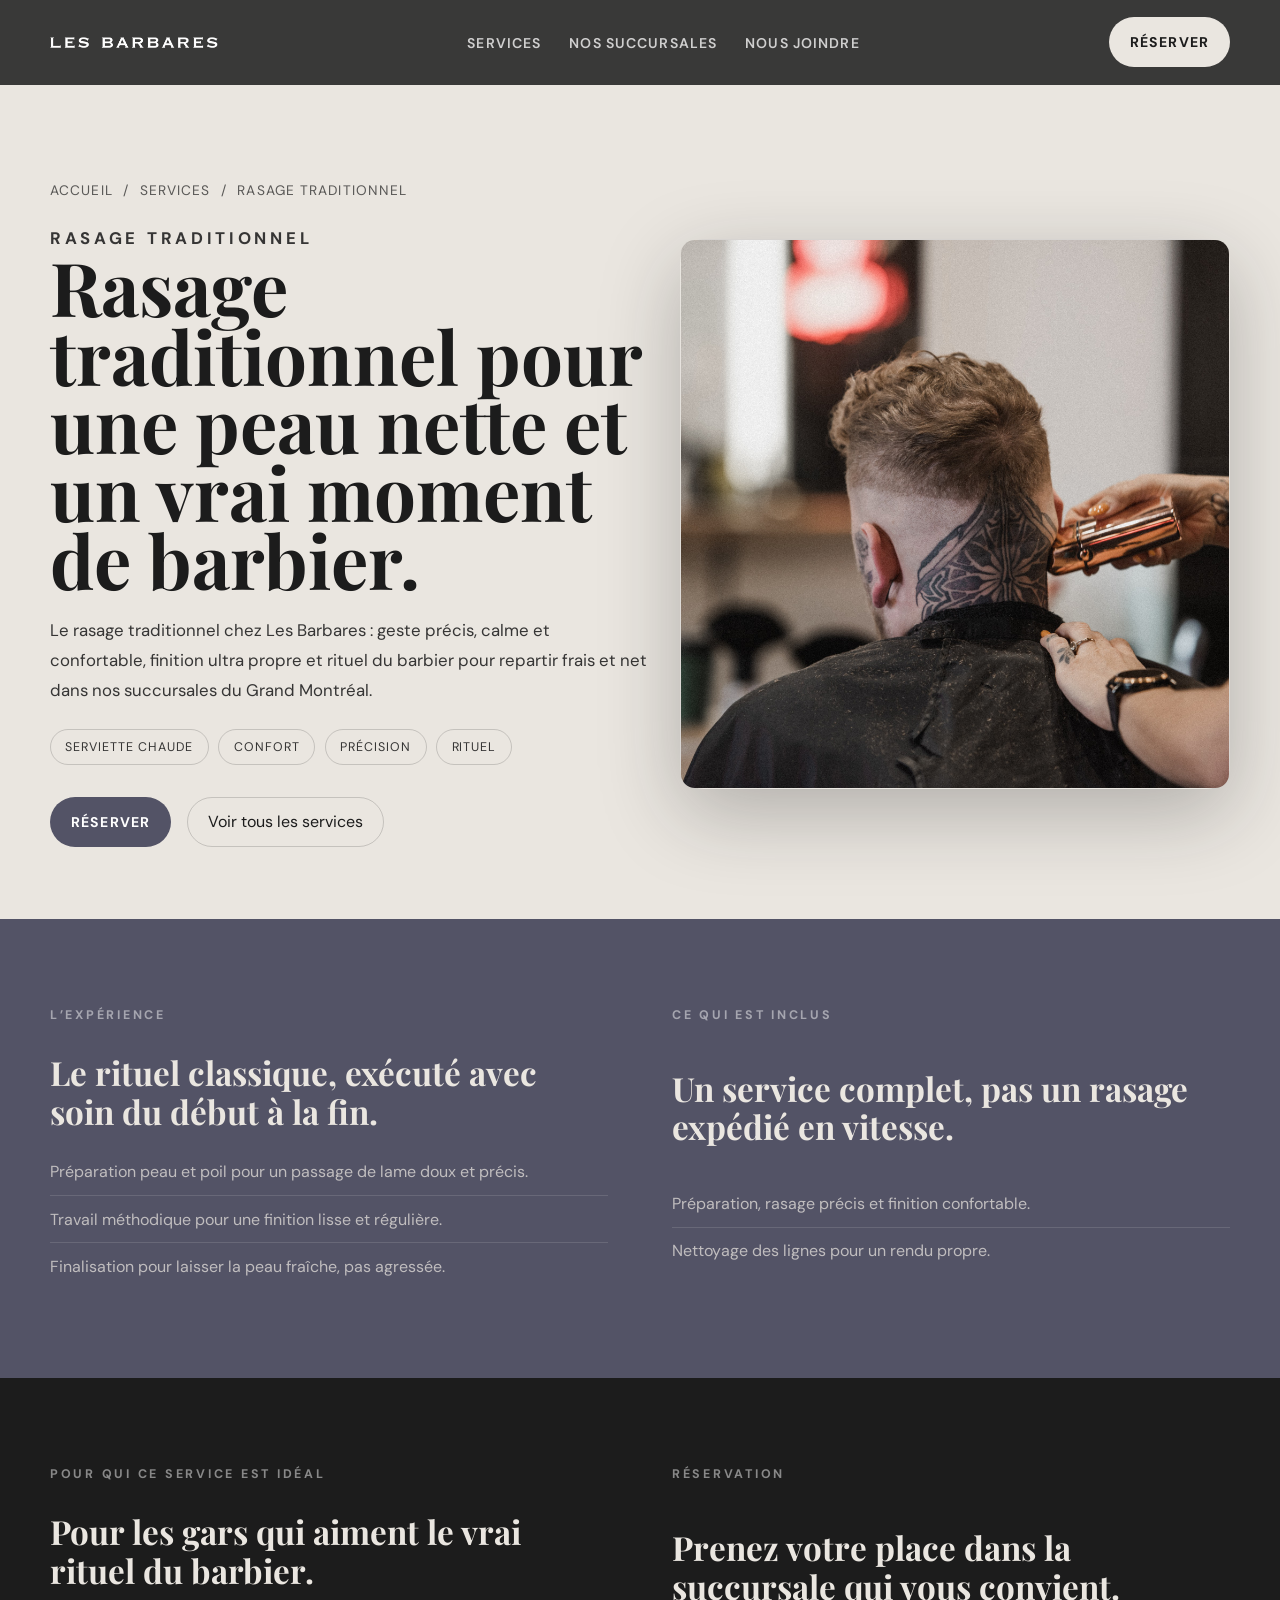
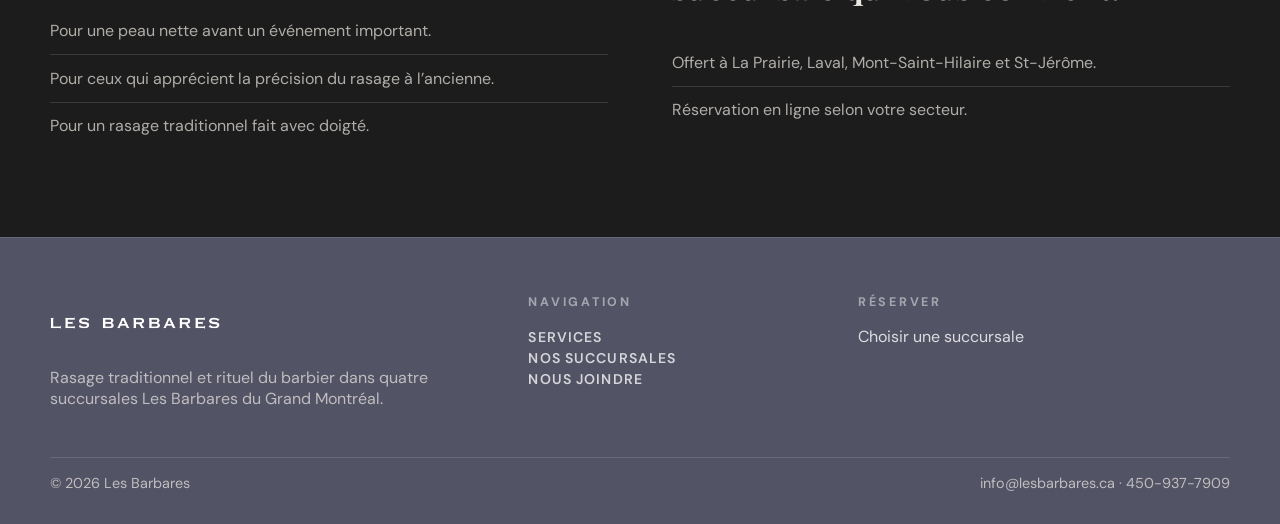
<file: services/rasage-traditionnel.html>
<!DOCTYPE html>
<html lang="fr-CA">
<head>
  <meta charset="UTF-8" />
  <meta name="viewport" content="width=device-width, initial-scale=1.0" />
  <title>Rasage traditionnel | Les Barbares Montréal</title>
  <meta name="description" content="Rasage traditionnel chez Les Barbares : serviette chaude, précision et confort de peau dans nos succursales du Grand Montréal." />
  <link rel="canonical" href="https://lesbarbares.ca/services/rasage-traditionnel.html" />
  <meta property="og:title" content="Rasage traditionnel | Les Barbares Montréal" />
  <meta property="og:description" content="Le rituel classique du barbier avec serviette chaude, précision et confort chez Les Barbares." />
  <meta property="og:image" content="https://lesbarbares.ca/photos/facebook2.jpg" />
  <link rel="preconnect" href="https://fonts.googleapis.com" />
  <link rel="preconnect" href="https://fonts.gstatic.com" crossorigin />
  <link href="https://fonts.googleapis.com/css2?family=Playfair+Display:ital,wght@0,500;0,700;1,500;1,700&family=DM+Sans:wght@400;500;700&display=swap" rel="stylesheet" />
  <link rel="stylesheet" href="../site.css" />
</head>
<body>
  <div class="page-shell">
    <nav class="site-nav"><div class="container site-nav-inner"><a class="brand" href="../index.html" aria-label="Les Barbares"><img src="../brand_assets/les-barbares-salon-de-coiffure.png" alt="Les Barbares" /></a><ul class="nav-links"><li><a href="../services.html">Services</a></li><li><a href="../succursales.html">Nos succursales</a></li><li><a href="../contact.html">Nous joindre</a></li></ul><button class="button" type="button" onclick="openBooking()">Réserver</button><button class="mobile-toggle" type="button" onclick="toggleMenu()" aria-label="Ouvrir le menu">Menu</button></div></nav>
    <div class="mobile-menu" id="mobile-menu"><a href="../index.html" onclick="toggleMenu()">Accueil</a><a href="../services.html" onclick="toggleMenu()">Services</a><a href="../succursales.html" onclick="toggleMenu()">Succursales</a><a href="../contact.html" onclick="toggleMenu()">Nous joindre</a><button class="mobile-book" type="button" onclick="openBooking()">Réserver</button></div>

    <main>
      <section class="page-hero">
        <div class="container service-hero">
          <div class="service-copy">
            <div class="breadcrumbs"><a href="../index.html">Accueil</a><span>/</span><a href="../services.html">Services</a><span>/</span><span>Rasage traditionnel</span></div>
            <p class="eyebrow">Rasage traditionnel</p>
            <h1>Rasage traditionnel pour une peau nette et un vrai moment de barbier.</h1>
            <p class="lead">Le rasage traditionnel chez Les Barbares : geste précis, calme et confortable, finition ultra propre et rituel du barbier pour repartir frais et net dans nos succursales du Grand Montréal.</p>
            <div class="pill-row"><span class="pill">Serviette chaude</span><span class="pill">Confort</span><span class="pill">Précision</span><span class="pill">Rituel</span></div>
            <div class="page-actions"><button class="button" type="button" onclick="openBooking()">Réserver</button><a class="ghost-button" href="../services.html">Voir tous les services</a></div>
          </div>
          <div class="image-frame"><img src="../photos/facebook2.jpg" alt="Rasage traditionnel Les Barbares" /></div>
        </div>
      </section>

      <section class="section section--mauve">
        <div class="container service-details">
          <article class="service-detail">
            <p class="eyebrow">L’expérience</p>
            <h3>Le rituel classique, exécuté avec soin du début à la fin.</h3>
            <ul class="bullet-list">
              <li>Préparation peau et poil pour un passage de lame doux et précis.</li>
              <li>Travail méthodique pour une finition lisse et régulière.</li>
              <li>Finalisation pour laisser la peau fraîche, pas agressée.</li>
            </ul>
          </article>
          <article class="service-detail">
            <p class="eyebrow">Ce qui est inclus</p>
            <h3>Un service complet, pas un rasage expédié en vitesse.</h3>
            <ul class="bullet-list">
              <li>Préparation, rasage précis et finition confortable.</li>
              <li>Nettoyage des lignes pour un rendu propre.</li>
            </ul>
          </article>
        </div>
      </section>

      <section class="section section--dark">
        <div class="container service-details">
          <article class="service-detail">
            <p class="eyebrow">Pour qui ce service est idéal</p>
            <h3>Pour les gars qui aiment le vrai rituel du barbier.</h3>
            <ul class="bullet-list">
              <li>Pour une peau nette avant un événement important.</li>
              <li>Pour ceux qui apprécient la précision du rasage à l’ancienne.</li>
              <li>Pour un rasage traditionnel fait avec doigté.</li>
            </ul>
          </article>
          <article class="service-detail">
            <p class="eyebrow">Réservation</p>
            <h3>Prenez votre place dans la succursale qui vous convient.</h3>
            <ul class="bullet-list">
              <li>Offert à La Prairie, Laval, Mont-Saint-Hilaire et St-Jérôme.</li>
              <li>Réservation en ligne selon votre secteur.</li>
            </ul>
          </article>
        </div>
      </section>
    </main>

    <footer class="footer"><div class="container"><div class="footer-grid"><div class="footer-brand"><img src="../brand_assets/les-barbares-salon-de-coiffure.png" alt="Les Barbares" /><p>Rasage traditionnel et rituel du barbier dans quatre succursales Les Barbares du Grand Montréal.</p></div><div><p class="eyebrow">Navigation</p><ul class="footer-links"><li><a href="../services.html">Services</a></li><li><a href="../succursales.html">Nos succursales</a></li><li><a href="../contact.html">Nous joindre</a></li></ul></div><div><p class="eyebrow">Réserver</p><div class="footer-branches"><a href="#" onclick="openBooking(); return false;">Choisir une succursale</a></div></div></div><div class="footer-bottom"><span>© 2026 Les Barbares</span><span>info@lesbarbares.ca · 450-937-7909</span></div></div></footer>
  </div>

  <div class="booking-overlay" id="booking-overlay" onclick="closeBooking()"></div>
  <aside class="booking-panel" id="booking-panel" aria-modal="true" role="dialog" aria-label="Réserver une visite"><div class="booking-header"><h2 class="booking-title">Réserver une visite</h2><button class="booking-close" type="button" onclick="closeBooking()" aria-label="Fermer">✕</button></div><div class="booking-body"><p>Sélectionnez une succursale. Le clic ouvre directement le bon lien de réservation.</p><div class="booking-locations"><button class="booking-location" type="button" onclick="selectLocation(this)" data-url="https://linktr.ee/Barbares"><span class="name">La Prairie</span><span class="address">502 Rue Saint-Georges · La Prairie</span></button><button class="booking-location" type="button" onclick="selectLocation(this)" data-url="https://book.squareup.com/appointments/hnw8ubz1rvs21f/location/LJN0TJ5JBTWC9/services"><span class="name">Laval (Sainte-Rose)</span><span class="address">135 Boul. Curé-Labelle · Laval</span></button><button class="booking-location" type="button" onclick="selectLocation(this)" data-url="https://book.squareup.com/appointments/hnw8ubz1rvs21f/location/LEB6K5XP36884/services"><span class="name">Mont-Saint-Hilaire</span><span class="address">290-B Boul. Sir-Wilfrid-Laurier</span></button><button class="booking-location" type="button" onclick="selectLocation(this)" data-url="https://stjerome.lesbarbares.ca/index.php/Fr/Accueil/Accueil/"><span class="name">St-Jérôme</span><span class="address">676 Boul. Labelle · Saint-Jérôme</span></button></div></div></aside>

  <script src="../site.js"></script>
</body>
</html>
</file>
<file: site.css>
:root {
  --bg: #1c1c1c;
  --bg-elevated: #535366;
  --bg-soft: #eae6e0;
  --line: rgba(234, 230, 224, 0.14);
  --text: #eae6e0;
  --muted: rgba(234, 230, 224, 0.72);
  --accent: #535366;
  --accent-soft: rgba(83, 83, 102, 0.22);
  --action: #eae6e0;
  --action-contrast: #1c1c1c;
  --highlight: #ffffff;
  --shadow: 0 24px 80px rgba(28, 28, 28, 0.28);
  --radius: 24px;
  --radius-sm: 16px;
  --container: 1180px;
  --font-display: "Playfair Display", serif;
  --font-body: "DM Sans", sans-serif;
  --nav-height: 84px;
}

*,
*::before,
*::after {
  box-sizing: border-box;
}

html {
  scroll-behavior: smooth;
}

body {
  margin: 0;
  font-family: var(--font-body);
  background: var(--bg-soft);
  color: var(--text);
  overflow-x: hidden;
}

img {
  display: block;
  max-width: 100%;
}

a {
  color: inherit;
  text-decoration: none;
}

button {
  font: inherit;
}

.page-shell {
  min-height: 100vh;
}

.container {
  width: min(calc(100% - 2.5rem), var(--container));
  margin: 0 auto;
}

.eyebrow {
  margin: 0 0 1rem;
  font-size: 0.78rem;
  font-weight: 700;
  letter-spacing: 0.22em;
  text-transform: uppercase;
  color: var(--section-eyebrow, rgba(255, 255, 255, 0.48));
}

.section {
  padding: 5.5rem 0;
}

main > section:not(.hero) {
  --section-fg: var(--bg);
  --section-muted: rgba(28, 28, 28, 0.88);
  --section-eyebrow: rgba(28, 28, 28, 0.6);
  --section-line: rgba(28, 28, 28, 0.18);
  --section-link: rgba(28, 28, 28, 0.9);
  --section-breadcrumb: rgba(28, 28, 28, 0.7);
  background: var(--bg-soft);
  color: var(--section-fg);
}

main > section:not(.hero):nth-of-type(even) {
  --section-fg: var(--text);
  --section-muted: rgba(234, 230, 224, 0.72);
  --section-eyebrow: rgba(255, 255, 255, 0.48);
  --section-line: rgba(234, 230, 224, 0.14);
  --section-link: rgba(255, 255, 255, 0.8);
  --section-breadcrumb: rgba(255, 255, 255, 0.56);
  background: var(--bg-elevated);
  color: var(--section-fg);
}

main > section:last-of-type:not(.hero) {
  --section-fg: var(--text);
  --section-muted: rgba(234, 230, 224, 0.72);
  --section-eyebrow: rgba(255, 255, 255, 0.48);
  --section-line: rgba(234, 230, 224, 0.14);
  --section-link: rgba(255, 255, 255, 0.8);
  --section-breadcrumb: rgba(255, 255, 255, 0.56);
  background: #1c1c1c;
  color: var(--section-fg);
}

.section-head {
  display: grid;
  gap: 1rem;
  margin-bottom: 2rem;
}

.section-head h2,
.split-copy h2,
.cta-card h2,
.detail-card h2,
.contact-stack h2 {
  margin: 0;
  font-family: var(--font-display);
  font-size: clamp(2rem, 4.8vw, 4rem);
  line-height: 0.96;
}

.section-head p,
.split-copy p,
.cta-card p,
.detail-card p,
.contact-stack p,
.service-copy p,
.location-card p,
.meta-card p,
.list-card li {
  color: var(--section-muted, var(--muted));
  line-height: 1.75;
}

.site-nav {
  position: sticky;
  top: 0;
  z-index: 1000;
  backdrop-filter: blur(18px);
  background: rgba(28, 28, 28, 0.86);
  border-bottom: 1px solid transparent;
  transition: border-color 0.25s ease, transform 0.25s ease;
}

.site-nav.scrolled {
  border-bottom-color: var(--line);
}

.site-nav.hidden {
  transform: translateY(-100%);
}

.site-nav-inner {
  min-height: var(--nav-height);
  display: flex;
  align-items: center;
  justify-content: space-between;
  gap: 1rem;
}

.brand {
  display: inline-flex;
  align-items: center;
}

.brand img {
  width: 168px;
  filter: brightness(0) invert(1);
}

.nav-links,
.footer-links,
.footer-branches,
.inline-links,
.bullet-list,
.contact-points {
  list-style: none;
  margin: 0;
  padding: 0;
}

.nav-links {
  display: flex;
  align-items: center;
  gap: 1.75rem;
}

.nav-links a,
.footer-links a,
.inline-links a,
.text-link {
  color: rgba(255, 255, 255, 0.76);
  font-size: 0.88rem;
  font-weight: 600;
  letter-spacing: 0.08em;
  text-transform: uppercase;
}

.nav-links a:hover,
.footer-links a:hover,
.inline-links a:hover,
.text-link:hover,
.branch-links a:hover {
  color: var(--highlight);
}

.button,
.ghost-button,
.mobile-book,
.booking-link {
  display: inline-flex;
  align-items: center;
  justify-content: center;
  gap: 0.5rem;
  min-height: 50px;
  padding: 0 1.25rem;
  border-radius: 999px;
  border: 1px solid transparent;
  cursor: pointer;
  transition: transform 0.2s ease, background 0.2s ease, border-color 0.2s ease, color 0.2s ease;
}

.button,
.mobile-book,
.booking-link {
  background: var(--action);
  color: var(--action-contrast);
  font-size: 0.88rem;
  font-weight: 700;
  letter-spacing: 0.08em;
  text-transform: uppercase;
}

.ghost-button {
  border-color: var(--line);
  color: var(--text);
}

.button:hover,
.ghost-button:hover,
.mobile-book:hover,
.booking-link:hover {
  transform: translateY(-1px);
}

.mobile-toggle {
  display: none;
  width: 48px;
  height: 48px;
  border-radius: 999px;
  border: 1px solid var(--line);
  background: transparent;
  color: var(--text);
}

.mobile-menu {
  position: fixed;
  inset: 0;
  z-index: 999;
  display: flex;
  flex-direction: column;
  justify-content: center;
  align-items: center;
  gap: 1.5rem;
  background: rgba(28, 28, 28, 0.98);
  opacity: 0;
  pointer-events: none;
  transition: opacity 0.25s ease;
}

.mobile-menu.open {
  opacity: 1;
  pointer-events: auto;
}

.mobile-menu a {
  font-family: var(--font-display);
  font-style: italic;
  font-size: clamp(2rem, 8vw, 3.5rem);
}

.hero {
  display: grid;
  grid-template-columns: minmax(0, 1.08fr) minmax(0, 0.92fr);
  min-height: calc(100vh - var(--nav-height));
  position: relative;
  padding: 0;
  border-bottom: 1px solid var(--line);
  background:
    radial-gradient(circle at 20% 40%, rgba(83, 83, 102, 0.28), transparent 38%),
    linear-gradient(90deg, #1c1c1c 0%, #1c1c1c 58%, #535366 100%);
}

.page-hero {
  padding: clamp(3rem, 8vw, 6rem) 0 4.5rem;
}

.hero-left {
  display: flex;
  flex-direction: column;
  justify-content: center;
  padding: clamp(4.75rem, 8vw, 7rem) clamp(2.25rem, 4.5vw, 5rem) clamp(4rem, 6vw, 5.5rem);
  position: relative;
  z-index: 2;
}

.hero-copy {
  max-width: min(44rem, 92%);
  display: grid;
  gap: 0;
  margin-inline: auto 0;
}

.hero-right {
  position: relative;
  overflow: hidden;
}

.hero-right::after {
  content: "";
  position: absolute;
  inset: 0;
  background:
    linear-gradient(to right, rgba(28, 28, 28, 0.98) 0%, rgba(28, 28, 28, 0.9) 10%, rgba(28, 28, 28, 0.28) 34%, transparent 56%);
}

.hero-right img {
  width: 100%;
  height: 100%;
  object-fit: cover;
  object-position: center;
}

.hero-eyebrow {
  max-width: 44rem;
  margin: 0 0 2.35rem;
  font-size: 0.74rem;
  font-weight: 700;
  letter-spacing: 0.26em;
  text-transform: uppercase;
  color: rgba(255, 255, 255, 0.38);
}

.hero-headline {
  margin: 0 0 2.1rem;
  font-family: var(--font-display);
  font-style: italic;
  font-weight: 700;
  line-height: 0.94;
  letter-spacing: -0.028em;
}

.hero-headline .line {
  display: block;
  overflow: hidden;
  font-size: clamp(3.8rem, 7.8vw, 8.6rem);
}

.hero-headline .line-small {
  font-size: clamp(2rem, 4.3vw, 4.3rem);
}

.hero-headline .line span {
  display: inline-block;
  transform: translateY(110%);
  animation: slideUp 0.8s ease forwards;
}

.hero-headline .line:nth-child(2) span {
  color: var(--accent);
  animation-delay: 0.12s;
}

.hero-headline .line:nth-child(3) span {
  animation-delay: 0.22s;
}

.hero-headline .line + .line {
  margin-top: -0.12em;
}

@keyframes slideUp {
  to {
    transform: translateY(0);
  }
}

.hero-tagline {
  max-width: 39rem;
  margin: 0 0 2.6rem;
  color: rgba(255, 255, 255, 0.68);
  font-size: 1.08rem;
  line-height: 1.92;
}

.hero-cta {
  width: fit-content;
  margin-top: 0.15rem;
}

.hero-scroll-hint {
  position: absolute;
  left: 3rem;
  bottom: 2rem;
  color: rgba(255, 255, 255, 0.32);
  font-size: 0.74rem;
  font-weight: 700;
  letter-spacing: 0.18em;
  text-transform: uppercase;
}

.split-panel,
.service-layout,
.contact-layout,
.service-hero {
  display: grid;
  gap: 2rem;
  align-items: center;
}

.page-hero h1,
.service-copy h1 {
  margin: 0 0 1.25rem;
  font-family: var(--font-display);
  font-size: clamp(2.6rem, 5.8vw, 5.4rem);
  line-height: 0.92;
}

.page-hero p,
.service-copy .lead {
  max-width: 54rem;
  margin: 0;
  color: var(--section-muted, var(--muted));
  font-size: 1.05rem;
  line-height: 1.8;
}

.page-hero .button {
  background: var(--accent);
  color: var(--highlight);
}

.page-hero .ghost-button {
  border-color: var(--section-line, var(--line));
  color: var(--section-fg, var(--text));
}

.page-actions {
  display: flex;
  flex-wrap: wrap;
  gap: 1rem;
  margin-top: 2rem;
}

.image-frame,
.meta-card,
.cta-card,
.detail-card,
.service-card,
.location-card,
.contact-card {
  border: 1px solid var(--line);
  background: linear-gradient(180deg, rgba(255, 255, 255, 0.03), rgba(83, 83, 102, 0.14));
  border-radius: var(--radius);
  box-shadow: var(--shadow);
}

.meta-card,
.cta-card,
.detail-card,
.service-card,
.location-card,
.contact-card,
.contact-stack {
  --section-fg: var(--text);
  --section-muted: var(--muted);
  --section-eyebrow: rgba(255, 255, 255, 0.48);
  --section-line: var(--line);
  --section-link: rgba(255, 255, 255, 0.8);
  --section-breadcrumb: rgba(255, 255, 255, 0.56);
  color: var(--section-fg);
}

.image-frame img {
  width: 100%;
  min-height: 420px;
  object-fit: cover;
  border-radius: calc(var(--radius) - 10px);
}

.meta-card {
  padding: 1rem;
}

.meta-card strong,
.location-card strong {
  display: block;
  margin-bottom: 0.35rem;
  font-size: 1rem;
}

.card-grid,
.locations-grid,
.contact-grid,
.service-menu {
  display: grid;
  gap: 1.2rem;
}

.card-grid {
  grid-template-columns: repeat(3, minmax(0, 1fr));
}

.service-menu {
  grid-template-columns: repeat(2, minmax(0, 1fr));
}

.locations-grid,
.contact-grid {
  grid-template-columns: repeat(2, minmax(0, 1fr));
}

.home-locations-grid {
  display: grid;
  grid-template-columns: repeat(2, minmax(0, 1fr));
  gap: 1.2rem;
}

.service-card,
.location-card,
.contact-card {
  padding: 1.5rem;
}

.contact-grid {
  gap: 1.6rem;
}

.contact-card {
  display: grid;
  align-content: start;
  gap: 1.15rem;
  padding: clamp(1.85rem, 3vw, 2.35rem);
}

.service-card {
  display: grid;
  gap: 1rem;
}

.location-card {
  overflow: hidden;
  padding: 0;
}

.location-card img {
  width: 100%;
  height: 240px;
  object-fit: cover;
  display: block;
}

.location-card-body {
  display: grid;
  gap: 1rem;
  padding: 1.5rem;
}

.home-location-card {
  position: relative;
  min-height: 420px;
  display: flex;
  align-items: flex-end;
  border: 1px solid var(--line);
  border-radius: var(--radius);
  overflow: hidden;
  box-shadow: var(--shadow);
  background: var(--bg-elevated);
}

.home-location-card img {
  position: absolute;
  inset: 0;
  width: 100%;
  height: 100%;
  object-fit: cover;
  transform: scale(1.02);
}

.home-location-card::after {
  content: "";
  position: absolute;
  inset: 0;
  background:
    linear-gradient(180deg, rgba(28, 28, 28, 0.06) 0%, rgba(28, 28, 28, 0.2) 34%, rgba(28, 28, 28, 0.92) 100%),
    linear-gradient(135deg, rgba(83, 83, 102, 0.34), transparent 55%);
}

.home-location-content {
  position: relative;
  z-index: 1;
  width: 100%;
  display: grid;
  gap: 0.95rem;
  padding: 1.5rem;
}

.home-location-topline {
  display: flex;
  align-items: center;
  justify-content: space-between;
  gap: 1rem;
}

.home-location-tag {
  display: inline-flex;
  align-items: center;
  gap: 0.35rem;
  padding: 0.45rem 0.75rem;
  border-radius: 999px;
  border: 1px solid rgba(255, 255, 255, 0.12);
  background: rgba(234, 230, 224, 0.08);
  color: var(--highlight);
  font-size: 0.72rem;
  font-weight: 700;
  letter-spacing: 0.12em;
  text-transform: uppercase;
}

.home-location-card h3 {
  margin: 0;
  font-size: clamp(2rem, 4vw, 3.25rem);
  line-height: 0.96;
}

.home-location-address {
  color: rgba(234, 230, 224, 0.8);
  font-size: 1rem;
}

.home-location-copy {
  max-width: 28rem;
  color: rgba(234, 230, 224, 0.88);
  font-size: 1rem;
  line-height: 1.75;
}

.home-location-actions {
  display: flex;
  flex-wrap: wrap;
  gap: 0.8rem;
}

.service-card .index {
  color: rgba(255, 255, 255, 0.35);
  font-size: 0.82rem;
  font-weight: 700;
  letter-spacing: 0.18em;
  text-transform: uppercase;
}

.service-card h3,
.location-card h3,
.contact-card h3 {
  margin: 0;
  font-size: clamp(1.35rem, 3vw, 2rem);
  max-width: 15ch;
  line-height: 1.08;
}

.service-card h3 {
  font-family: var(--font-display);
  font-style: italic;
  line-height: 1.02;
}

.service-card p,
.location-card p,
.contact-card p {
  margin: 0;
}

.contact-card p {
  max-width: 30ch;
  line-height: 1.82;
}

.contact-card .button,
.contact-card .ghost-button,
.contact-card .text-link {
  margin-top: 0.55rem;
}

.pill-row {
  display: flex;
  flex-wrap: wrap;
  gap: 0.6rem;
}

.pill {
  border: 1px solid var(--section-line, var(--line));
  border-radius: 999px;
  padding: 0.55rem 0.9rem;
  color: var(--section-muted, rgba(255, 255, 255, 0.7));
  font-size: 0.78rem;
  letter-spacing: 0.08em;
  text-transform: uppercase;
}

.split-panel,
.service-layout,
.contact-layout {
  grid-template-columns: repeat(2, minmax(0, 1fr));
}

.split-copy,
.detail-card,
.contact-stack {
  padding: clamp(1.5rem, 3vw, 2.5rem);
}

.detail-card ul,
.contact-stack ul {
  margin-top: 1rem;
}

.service-details {
  display: grid;
  gap: clamp(2.5rem, 5vw, 4rem);
}

@media (min-width: 840px) {
  .service-details {
    grid-template-columns: repeat(2, minmax(0, 1fr));
  }
}

.service-detail-copy,
.service-detail {
  display: grid;
  gap: 0.9rem;
}

.service-detail h3 {
  margin: 0;
  font-family: var(--font-display);
  font-size: clamp(1.45rem, 2.6vw, 2.1rem);
  line-height: 1.15;
}

.service-detail .bullet-list {
  margin-top: 0.25rem;
}

main > section.section--dark:not(.hero) {
  --section-fg: var(--text);
  --section-muted: rgba(234, 230, 224, 0.72);
  --section-eyebrow: rgba(255, 255, 255, 0.48);
  --section-line: rgba(234, 230, 224, 0.14);
  --section-link: rgba(255, 255, 255, 0.8);
  --section-breadcrumb: rgba(255, 255, 255, 0.56);
  background: #1c1c1c;
  color: var(--section-fg);
}

main > section.section--mauve:not(.hero) {
  --section-fg: var(--text);
  --section-muted: rgba(234, 230, 224, 0.72);
  --section-eyebrow: rgba(255, 255, 255, 0.48);
  --section-line: rgba(234, 230, 224, 0.14);
  --section-link: rgba(255, 255, 255, 0.8);
  --section-breadcrumb: rgba(255, 255, 255, 0.56);
  background: var(--bg-elevated);
  color: var(--section-fg);
}

.bullet-list li,
.contact-points li {
  padding: 0.8rem 0;
  border-bottom: 1px solid var(--section-line, var(--line));
  color: var(--section-muted, var(--muted));
}

.bullet-list li:last-child,
.contact-points li:last-child {
  border-bottom: 0;
}

.branch-links,
.footer-branches {
  display: grid;
  gap: 0.55rem;
}

.branch-links a,
.footer-branches a {
  color: var(--section-link, rgba(255, 255, 255, 0.76));
}

.cta-card {
  padding: clamp(2rem, 4vw, 3rem);
  display: grid;
  gap: 1rem;
}

.footer {
  --section-fg: var(--text);
  --section-muted: rgba(234, 230, 224, 0.72);
  --section-eyebrow: rgba(255, 255, 255, 0.48);
  --section-line: rgba(234, 230, 224, 0.14);
  --section-link: rgba(255, 255, 255, 0.8);
  --section-breadcrumb: rgba(255, 255, 255, 0.56);
  padding: 3.5rem 0 2rem;
  background: var(--bg-elevated);
  color: var(--section-fg);
  border-top: 1px solid var(--line);
}

.footer-grid {
  display: grid;
  grid-template-columns: 1.2fr 0.8fr 1fr;
  gap: 2rem;
}

.footer-brand img {
  width: 170px;
  filter: brightness(0) invert(1);
}

.footer-brand p,
.footer-bottom,
.footer-branches {
  color: var(--section-muted, var(--muted));
}

.footer-bottom {
  margin-top: 2rem;
  padding-top: 1rem;
  border-top: 1px solid var(--section-line, var(--line));
  display: flex;
  justify-content: space-between;
  gap: 1rem;
  font-size: 0.9rem;
}

.breadcrumbs {
  display: flex;
  flex-wrap: wrap;
  gap: 0.65rem;
  margin-bottom: 1.5rem;
  color: var(--section-breadcrumb, rgba(255, 255, 255, 0.56));
  font-size: 0.86rem;
  letter-spacing: 0.08em;
  text-transform: uppercase;
}

.breadcrumbs a:hover {
  color: var(--accent);
}

.service-hero {
  grid-template-columns: minmax(0, 1fr) minmax(320px, 0.92fr);
}

.service-copy .pill-row {
  margin-top: 1.5rem;
}

.note {
  margin-top: 1rem;
  color: rgba(255, 255, 255, 0.52);
  font-size: 0.92rem;
}

.booking-overlay {
  position: fixed;
  inset: 0;
  z-index: 1090;
  background: rgba(28, 28, 28, 0.72);
  opacity: 0;
  pointer-events: none;
  transition: opacity 0.2s ease;
}

.booking-overlay.open {
  opacity: 1;
  pointer-events: auto;
}

.booking-panel {
  position: fixed;
  top: 0;
  right: 0;
  z-index: 1100;
  width: min(540px, 100%);
  height: 100vh;
  background: #1c1c1c;
  border-left: 1px solid var(--line);
  transform: translateX(100%);
  transition: transform 0.25s ease;
  display: flex;
  flex-direction: column;
}

.booking-panel.open {
  transform: translateX(0);
}

.booking-header,
.booking-body {
  padding: 1.5rem;
}

.booking-header {
  display: flex;
  align-items: center;
  justify-content: space-between;
  gap: 1rem;
  border-bottom: 1px solid var(--line);
}

.booking-title {
  margin: 0;
  font-family: var(--font-display);
  font-size: clamp(2rem, 4vw, 3rem);
}

.booking-close {
  width: 48px;
  height: 48px;
  border-radius: 999px;
  border: 1px solid var(--line);
  background: transparent;
  color: var(--text);
  cursor: pointer;
}

.booking-body {
  overflow-y: auto;
}

.booking-body p {
  color: var(--muted);
}

.booking-locations {
  display: grid;
  gap: 0.9rem;
  margin-top: 1.5rem;
}

.booking-location {
  text-align: left;
  width: 100%;
  border: 1px solid var(--line);
  border-radius: var(--radius-sm);
  padding: 1.15rem 1.25rem;
  background: rgba(234, 230, 224, 0.03);
  color: var(--text);
  cursor: pointer;
}

.booking-location:hover {
  border-color: var(--accent);
  background: var(--accent-soft);
}

.booking-location span {
  display: block;
}

.booking-location .name {
  margin-bottom: 0.35rem;
  font-size: 1.25rem;
  font-weight: 700;
}

.booking-location .address {
  color: var(--muted);
}

.booking-caption {
  margin-top: 1rem;
  font-size: 0.92rem;
}

@media (max-width: 980px) {
  .card-grid,
  .home-locations-grid,
  .service-menu,
  .locations-grid,
  .contact-grid,
  .split-panel,
  .service-layout,
  .contact-layout,
  .service-hero,
  .footer-grid {
    grid-template-columns: 1fr;
  }

  .hero {
    grid-template-columns: 1fr;
  }

  .hero-copy {
    max-width: 100%;
    margin-inline: 0;
  }

  .hero-right {
    min-height: 420px;
  }
}

@media (max-width: 760px) {
  .nav-links,
  .site-nav .button {
    display: none;
  }

  .mobile-toggle {
    display: inline-flex;
    align-items: center;
    justify-content: center;
  }

  .container {
    width: min(calc(100% - 1.3rem), var(--container));
  }

  .section,
  .page-hero {
    padding: 4.25rem 0;
  }

  .hero {
    min-height: auto;
  }

  .hero-left {
    padding: 6.5rem 1.3rem 4rem;
  }

  .hero-eyebrow {
    margin-bottom: 1.6rem;
    font-size: 0.68rem;
    letter-spacing: 0.22em;
  }

  .hero-headline .line {
    font-size: clamp(2.9rem, 11vw, 5.1rem);
  }

  .hero-headline .line-small {
    font-size: clamp(1.45rem, 5.3vw, 2.45rem);
  }

  .hero-tagline {
    max-width: 100%;
    font-size: 1rem;
    line-height: 1.8;
  }

  .home-location-card {
    min-height: 360px;
  }

  .hero-scroll-hint {
    display: none;
  }

  .footer-bottom {
    flex-direction: column;
  }
}
</file>
